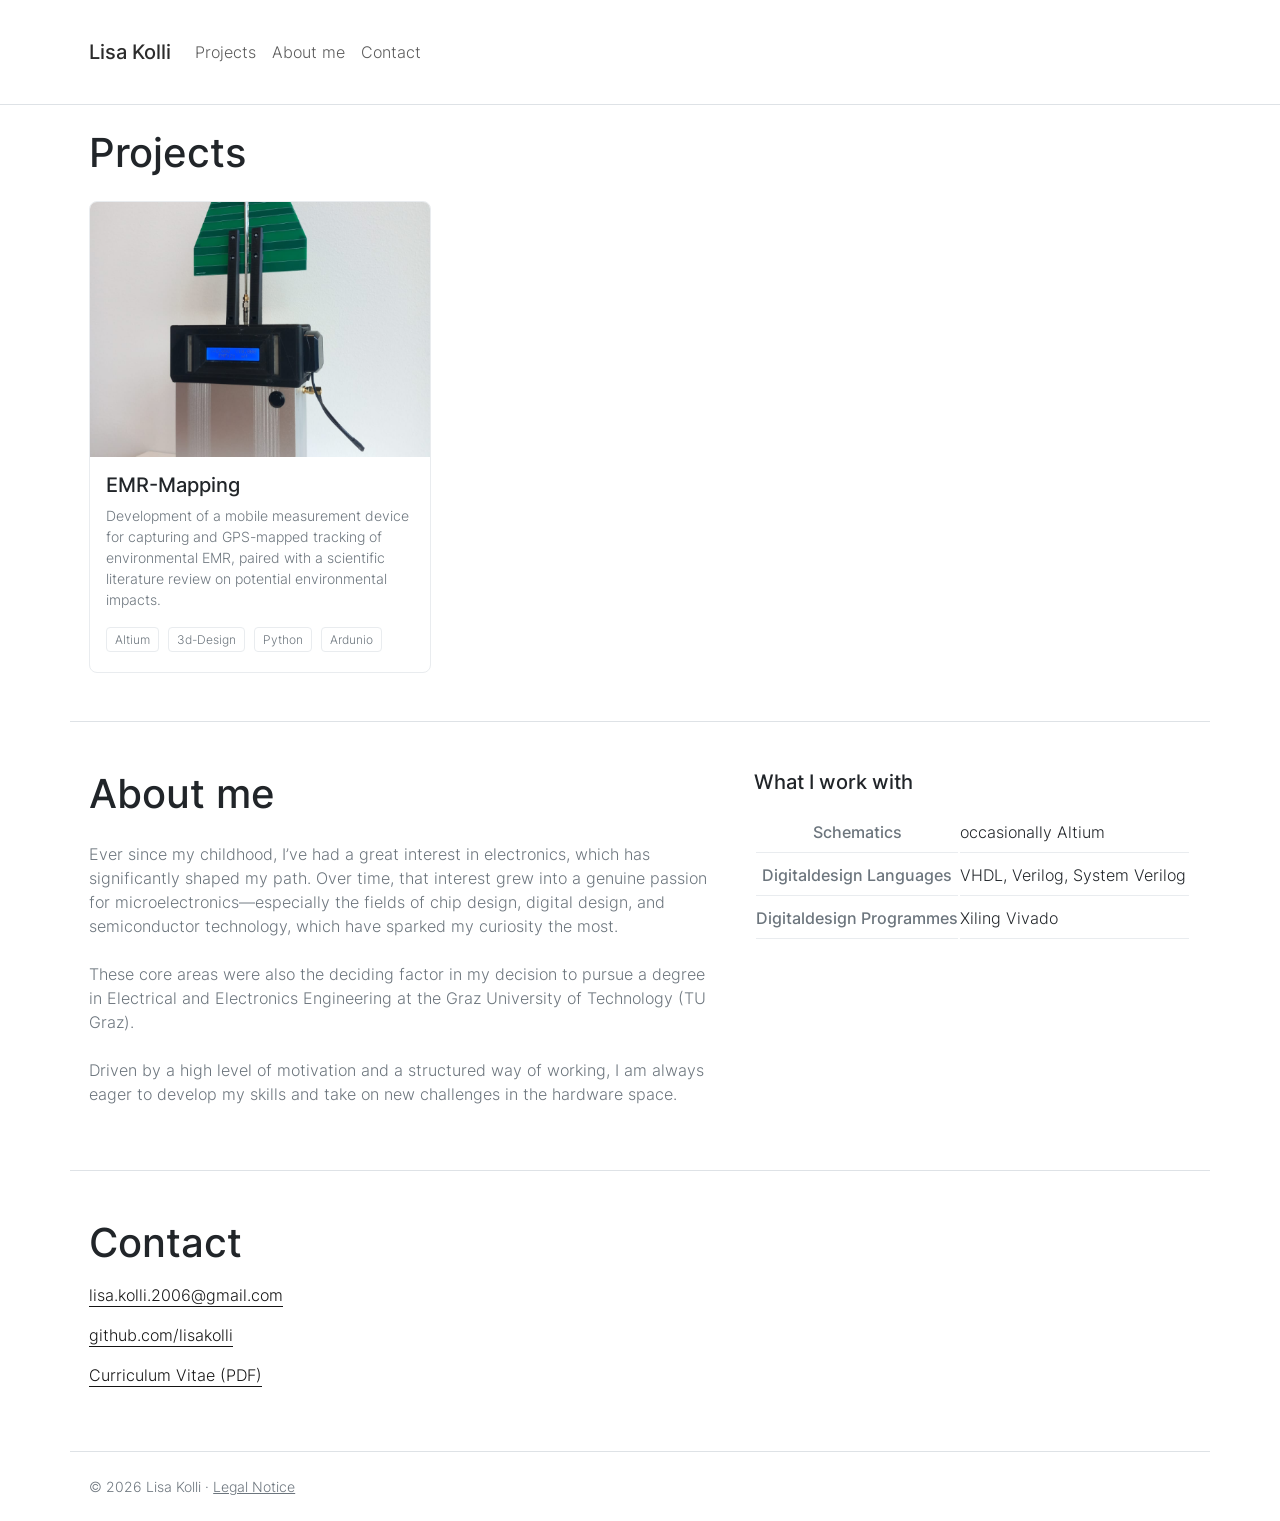
<file: index.html>
<!doctype html>
<html lang="en">
<head>
  <meta charset="utf-8">
  <meta name="viewport" content="width=device-width, initial-scale=1">

  <title>Lisa Kolli – Portfolio</title>
  <meta name="description" content="Portfolio: custom PCBs, firmware, and instrumentation engineering projects.">
  <meta name="author" content="Lisa Kolli">

  <link rel="stylesheet" href="css/theme.min.css">
  <link rel="stylesheet" href="css/custom.css">
</head>

<body>

<!-- ============================================================
     NAVIGATION
     Identical on every page. If you make changes here,
     you must also update them in project-template.html and 404.html.
     ============================================================ -->
<nav class="navbar navbar-expand-lg navbar-light fixed-top bg-white border-bottom">
  <div class="container">
    <a class="navbar-brand fw-bolder" href="index.html">Lisa Kolli</a>

    <button class="navbar-toggler" type="button" data-bs-toggle="collapse"
            data-bs-target="#menu" aria-controls="menu" aria-expanded="false"
            aria-label="Open menu">
      <span class="navbar-toggler-icon"></span>
    </button>

    <div class="collapse navbar-collapse" id="menu">
      <ul class="navbar-nav ms-auto mb-2 mb-lg-0">
        <li class="nav-item"><a class="nav-link" href="#projekte">Projects</a></li>
        <li class="nav-item"><a class="nav-link" href="#ueber">About me</a></li>
        <li class="nav-item"><a class="nav-link" href="#kontakt">Contact</a></li>
      </ul>
    </div>
  </div>
</nav>

<main>

  <!-- ============================================================
       PROJECTS
       One tile = one <div class="col-md-6 col-lg-4"> ... </div>
       To add a project: copy a complete block and replace the text.
       col-lg-4 = 3 per row. If you want 2 per row: col-lg-6.
       ============================================================ -->
  <section id="projekte" class="container py-5 border-top">
    <h2 class="h1 mb-4">Projects</h2>

    <div class="row g-4">
            <div class="col-md-6 col-lg-4">
        <article class="projekt-karte position-relative">
          <img src="img/projekte/EMR-Mapping.png" class="projekt-bild"
               alt="Top view of the battery management system PCB">
          <div class="p-3">
            <h3 class="h5 mb-2">
              <!-- stretched-link makes the entire card clickable -->
              <a href="project-EMR-Mapping.html" class="stretched-link">EMR-Mapping</a>
            </h3>
            <p class="text-muted small mb-3">
              Development of a mobile measurement device for capturing and GPS-mapped tracking of environmental EMR, paired with a scientific literature review on potential environmental impacts.
            </p>
            <span class="tag">Altium</span>
            <span class="tag">3d-Design</span>
            <span class="tag">Python</span>
            <span class="tag">Ardunio</span>
          </div>
        </article>
      </div>

    </div>
  </section>

  <!-- ============================================================
       ABOUT ME
       ============================================================ -->
  <section id="ueber" class="container py-5 border-top">
    <div class="row">
      <div class="col-lg-7">
        <h2 class="h1 mb-4">About me</h2>
        <p class="text-muted" style="max-width: 65ch;">
          Ever since my childhood, I’ve had a great interest in electronics, which has significantly shaped my path. Over time, that interest grew into a genuine passion for microelectronics—especially the fields of chip design, digital design, and semiconductor technology, which have sparked my curiosity the most.
          <br><br>
          These core areas were also the deciding factor in my decision to pursue a degree in Electrical and Electronics Engineering at the Graz University of Technology (TU Graz).
          <br><br>
          Driven by a high level of motivation and a structured way of working, I am always eager to develop my skills and take on new challenges in the hardware space.
        </p>
      </div>

      <div class="col-lg-5">
        <h3 class="h5 mb-3">What I work with</h3>
        <table class="table eckdaten mb-0">
          <tbody>
            <tr><th>Schematics </th><td> occasionally Altium</td></tr>
            <tr><th>Digitaldesign Languages </th><td>VHDL, Verilog, System Verilog</td></tr>
            <tr><th>Digitaldesign Programmes </th><td> Xiling Vivado</td></tr>
          </tbody>
        </table>
      </div>
    </div>
  </section>

  <!-- ============================================================
       CONTACT
       No form required – that would need a server. Mailto is sufficient.
       ============================================================ -->
  <section id="kontakt" class="container py-5 border-top">
    <div class="row">
      <div class="col-lg-7">
        <h2 class="h1 mb-3">Contact</h2>
        <p class="mb-1">
          <a href="mailto:lisa.kolli.2006@gmail.com" class="link-fancy">lisa.kolli.2006@gmail.com</a>
        </p>
        <p class="mb-1">
          <a href="https://github.com/lisakolli" class="link-fancy" rel="me">github.com/lisakolli</a>
        </p>
        <p>
          <a href="Files/Lebenslauf_LisaKolli_englisch.pdf" class="link-fancy">Curriculum Vitae (PDF)</a>
        </p>
      </div>
    </div>
  </section>

</main>

<footer class="container py-4 border-top">
  <p class="text-muted small mb-0">
    © 2026 Lisa Kolli ·
    <a href="impressum.html" class="link-secondary">Legal Notice</a>
  </p>
</footer>

<!-- Bootstrap JS: required for the mobile toggle menu. -->
<script src="js/bootstrap.bundle.min.js"></script>
</body>
</html>
</file>
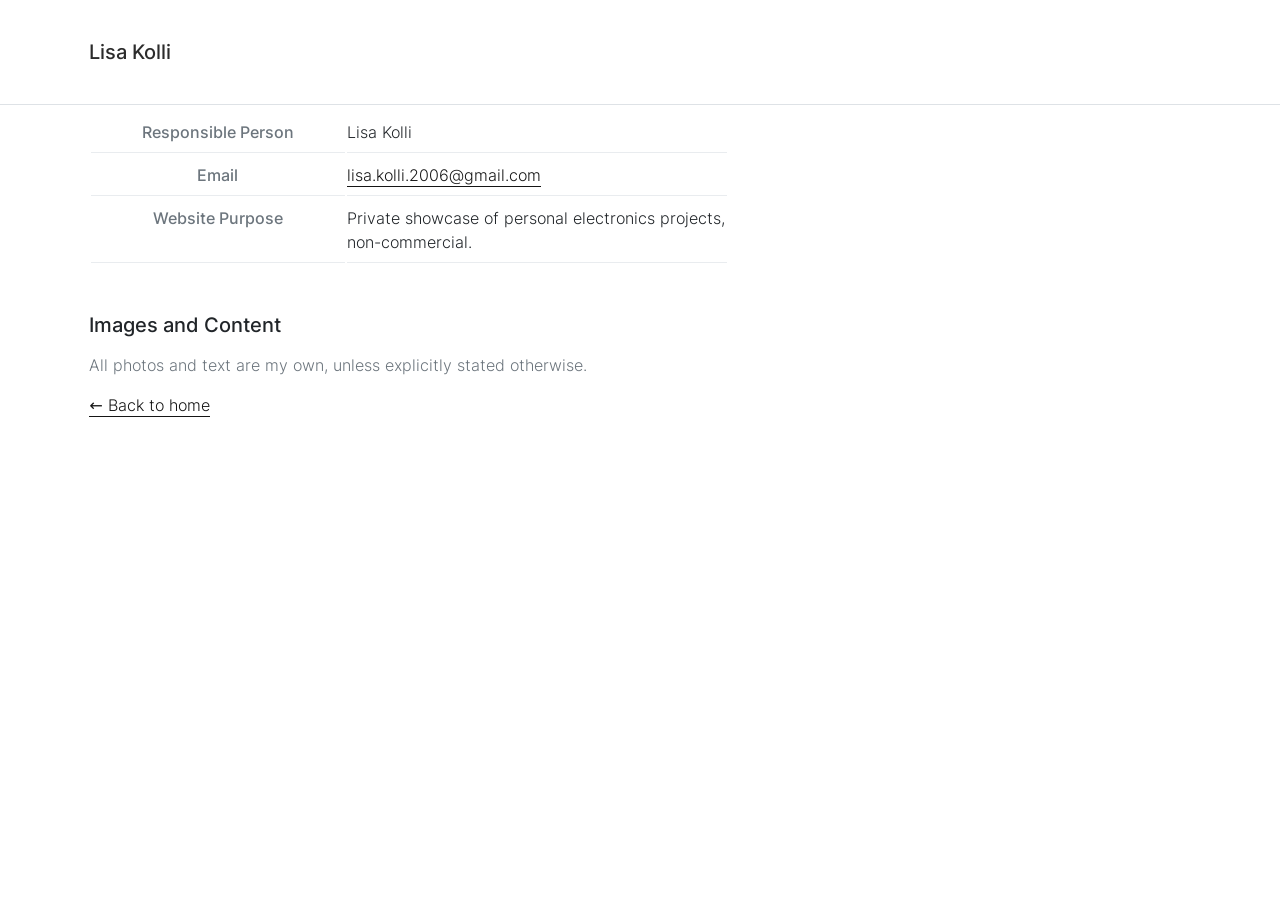
<file: impressum.html>
<!doctype html>
<html lang="en">
<head>
  <meta charset="utf-8">
  <meta name="viewport" content="width=device-width, initial-scale=1">
  <title>Legal Notice</title>
  <link rel="stylesheet" href="css/theme.min.css">
  <link rel="stylesheet" href="css/custom.css">
</head>
<body>

<nav class="navbar navbar-expand-lg navbar-light fixed-top bg-white border-bottom">
  <div class="container">
    <a class="navbar-brand fw-bolder" href="index.html">Lisa Kolli</a>
  </div>
</nav>

<main class="container py-5">
  <h1 class="h2 mb-4">Legal Notice</h1>
  <!-- FILL OUT. In Austria, disclosure requirements under § 5 ECG
       also apply to non-commercial personal websites. Minimum required: Name and contact address.
       If you are uncomfortable listing a home address, explore a
       serviceable alternative - this is a legal requirement, not a technical one. -->
  <table class="table eckdaten" style="max-width: 40rem;">
    <tbody>
      <tr><th>Responsible Person</th><td>Lisa Kolli</td></tr>
      <tr><th>Email</th><td><a href="mailto:lisa.kolli.2006@gmail.com" class="link-fancy">lisa.kolli.2006@gmail.com</a></td></tr>
      <tr><th>Website Purpose</th><td>Private showcase of personal electronics projects, non-commercial.</td></tr>
    </tbody>
  </table>

  <h2 class="h5 mt-5 mb-3">Images and Content</h2>
  <p class="text-muted" style="max-width: 62ch;">
    All photos and text are my own, unless explicitly stated otherwise.
  </p>

  <a href="index.html" class="link-fancy">← Back to home</a>
</main>

<script src="js/bootstrap.bundle.min.js"></script>
</body>
</html>
</file>
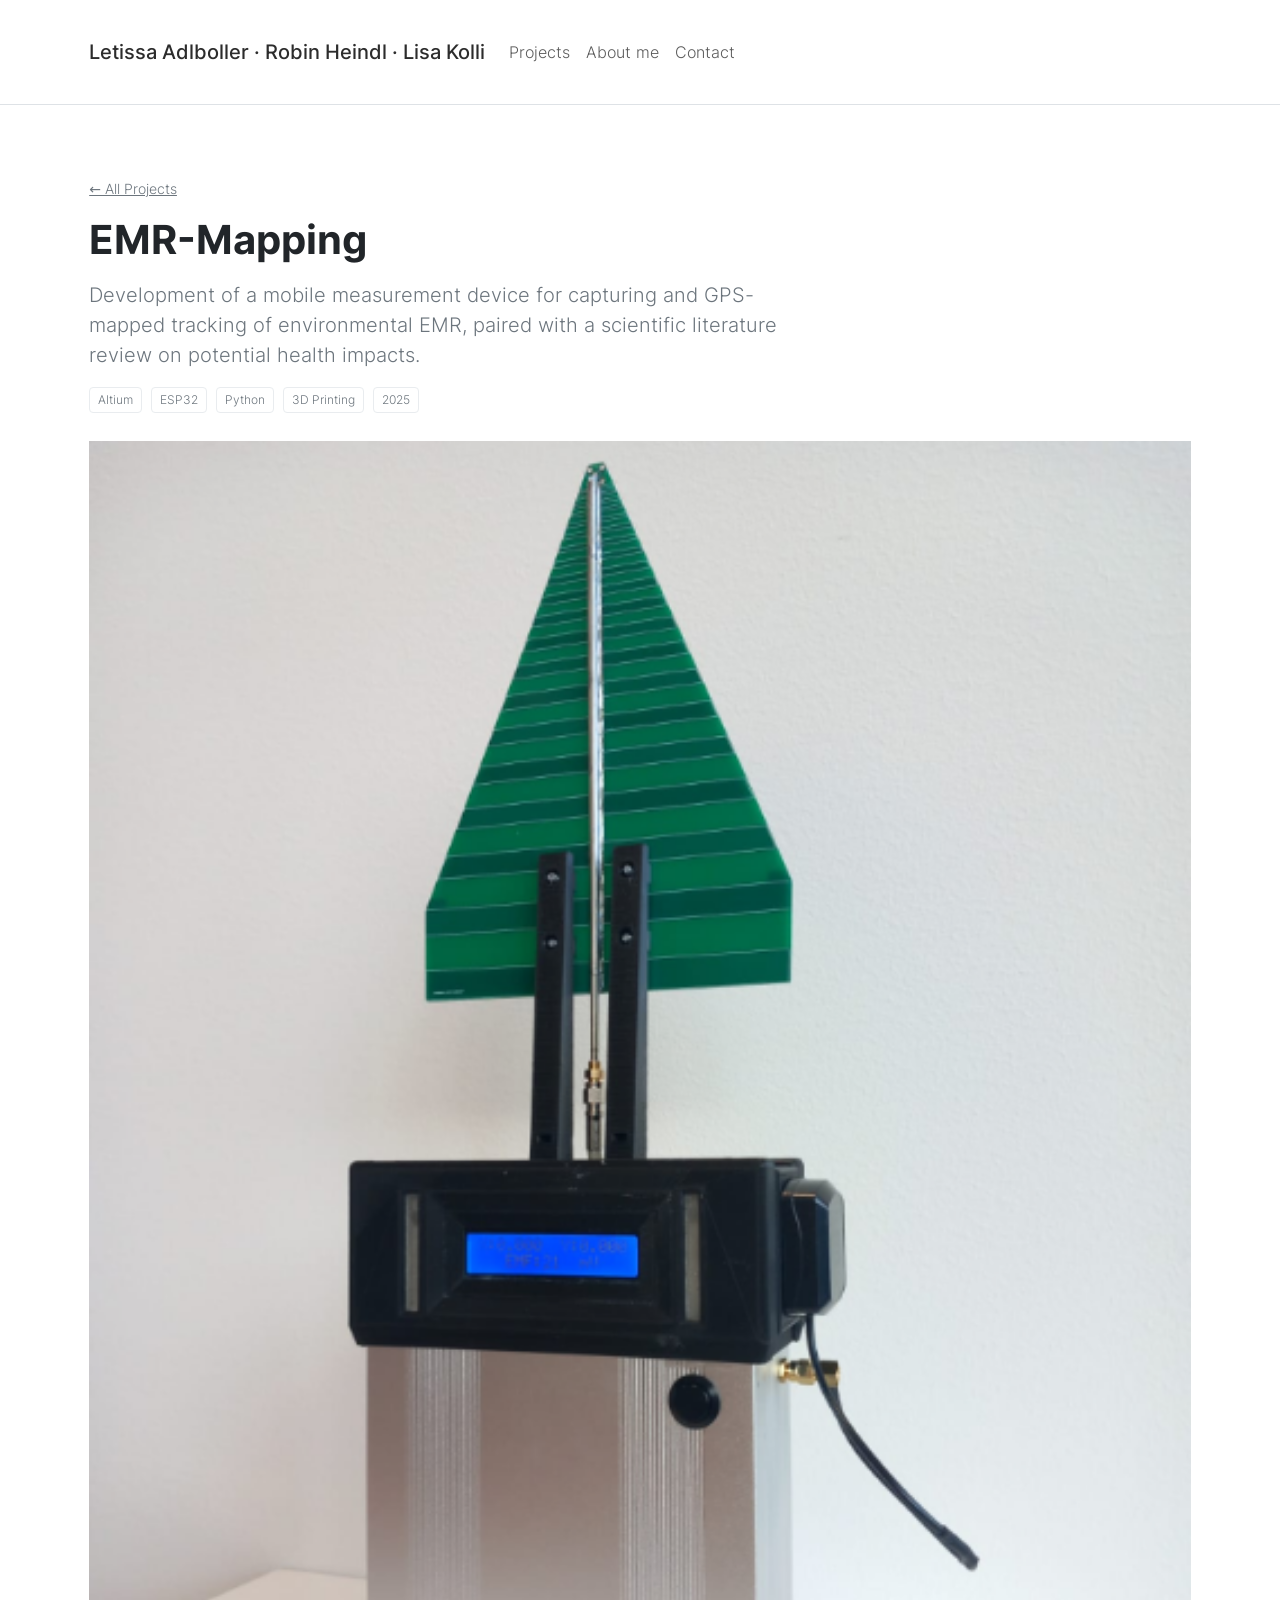
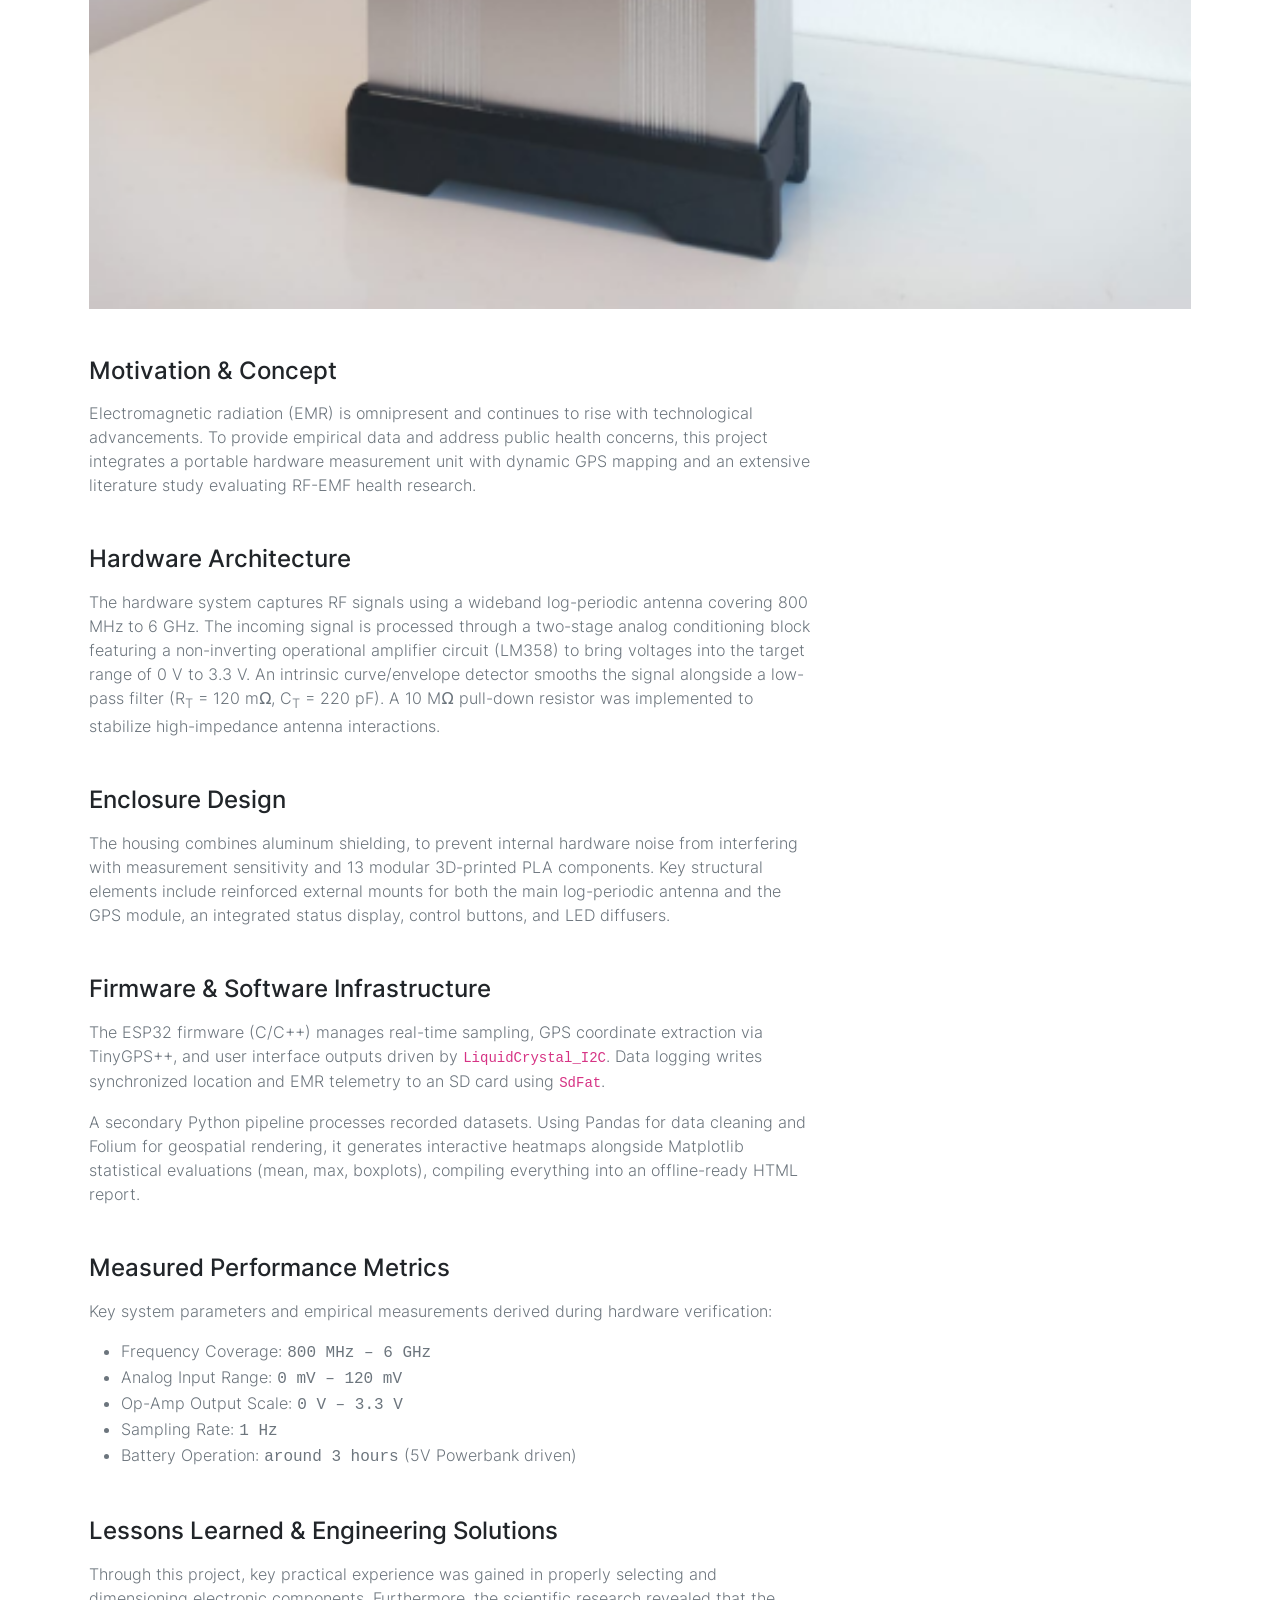
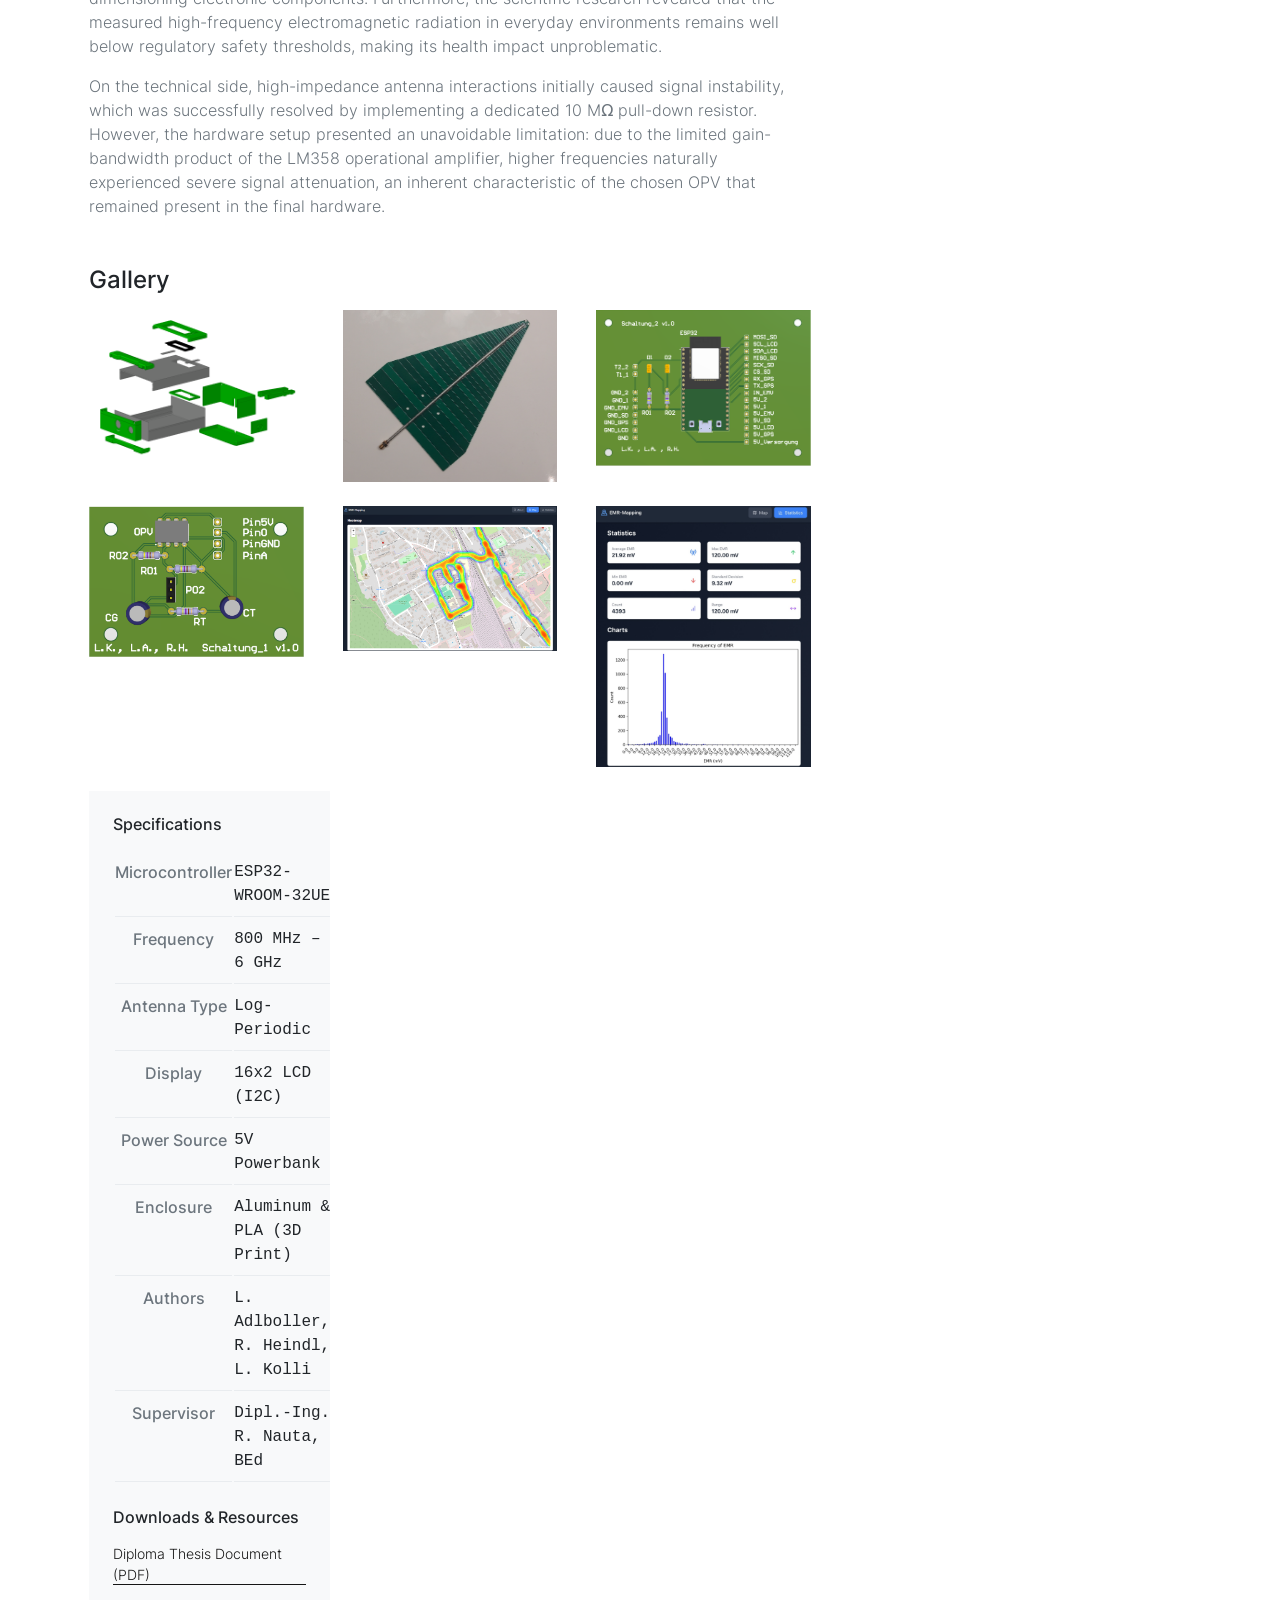
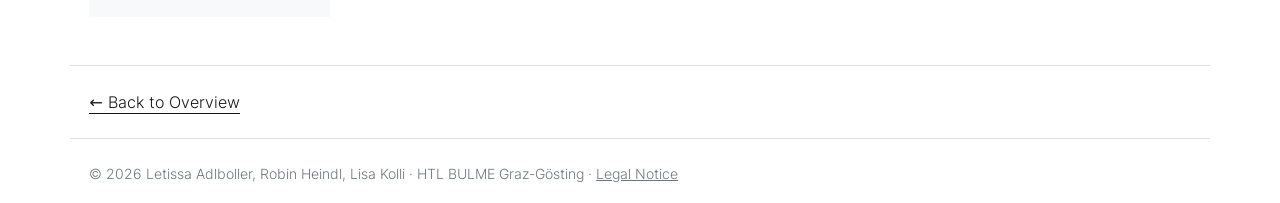
<file: project-EMR-Mapping.html>
<!doctype html>
<html lang="en">
<head>
  <meta charset="utf-8">
  <meta name="viewport" content="width=device-width, initial-scale=1">
  <title>EMR Mapping – HTL Diploma Thesis</title>
  <meta name="description" content="Mobile measurement device for capturing and GPS-mapped tracking of environmental EMR, paired with a scientific literature review.">
  <link rel="stylesheet" href="css/theme.min.css">
  <link rel="stylesheet" href="css/custom.css">
</head>

<body>

<nav class="navbar navbar-expand-lg navbar-light fixed-top bg-white border-bottom">
  <div class="container">
    <a class="navbar-brand fw-bolder" href="index.html">Letissa Adlboller · Robin Heindl · Lisa Kolli</a>
    <button class="navbar-toggler" type="button" data-bs-toggle="collapse"
            data-bs-target="#menu" aria-controls="menu" aria-expanded="false"
            aria-label="Open menu">
      <span class="navbar-toggler-icon"></span>
    </button>
    <div class="collapse navbar-collapse" id="menu">
      <ul class="navbar-nav ms-auto mb-2 mb-lg-0">
        <li class="nav-item"><a class="nav-link" href="index.html#projekte">Projects</a></li>
        <li class="nav-item"><a class="nav-link" href="index.html#ueber">About me</a></li>
        <li class="nav-item"><a class="nav-link" href="index.html#kontakt">Contact</a></li>
      </ul>
    </div>
  </div>
</nav>

<main>

  <article class="container py-5 mt-5">

    <a href="index.html#projekte" class="link-secondary small">← All Projects</a>

    <div class="row mt-3">
      <div class="col-lg-8">
        <h1 class="display-6 fw-bold mb-3">EMR-Mapping</h1>
        <p class="fs-5 text-muted" style="max-width: 62ch;">
          Development of a mobile measurement device for capturing and GPS-mapped tracking of environmental EMR, paired with a scientific literature review on potential health impacts.
        </p>
        <div class="mb-4">
          <span class="tag">Altium</span>
          <span class="tag">ESP32</span>
          <span class="tag">Python</span>
          <span class="tag">3D Printing</span>
          <span class="tag">2025</span>
        </div>
      </div>
    </div>

    <img src="img/projekte/EMR-Mapping.png"
         class="img-fluid rounded mb-5 w-100"
         alt="Finished EMR Mapping Device with Log-Periodic Antenna">

    <div class="row">

      <div class="col-lg-8 pe-lg-5">

        <h2 class="h4 mt-0 mb-3">Motivation &amp; Concept</h2>
        <p class="text-muted">
          Electromagnetic radiation (EMR) is omnipresent and continues to rise with technological advancements. 
          To provide empirical data and address public health concerns, this project integrates a portable hardware measurement unit with dynamic GPS mapping and an extensive literature study evaluating RF-EMF health research.
        </p>

        <h2 class="h4 mt-5 mb-3">Hardware Architecture</h2>
        <p class="text-muted">
          The hardware system captures RF signals using a wideband log-periodic antenna covering 800 MHz to 6 GHz. 
          The incoming signal is processed through a two-stage analog conditioning block featuring a non-inverting operational amplifier circuit (LM358) to bring voltages into the target range of 0 V to 3.3 V. 
          An intrinsic curve/envelope detector smooths the signal alongside a low-pass filter (R<sub>T</sub> = 120 m&Omega;, C<sub>T</sub> = 220 pF). A 10 M&Omega; pull-down resistor was implemented to stabilize high-impedance antenna interactions.
        </p>

        <h2 class="h4 mt-5 mb-3">Enclosure Design</h2>
        <p class="text-muted">
          The housing combines aluminum shielding, to prevent internal hardware noise from interfering with measurement sensitivity and 13 modular 3D-printed PLA components. 
          Key structural elements include reinforced external mounts for both the main log-periodic antenna and the GPS module, an integrated status display, control buttons, and LED diffusers.
        </p>

        <h2 class="h4 mt-5 mb-3">Firmware &amp; Software Infrastructure</h2>
        <p class="text-muted">
          The ESP32 firmware (C/C++) manages real-time sampling, GPS coordinate extraction via TinyGPS++, and user interface outputs driven by <code>LiquidCrystal_I2C</code>. 
          Data logging writes synchronized location and EMR telemetry to an SD card using <code>SdFat</code>.
        </p>
        <p class="text-muted">
          A secondary Python pipeline processes recorded datasets. Using Pandas for data cleaning and Folium for geospatial rendering, it generates interactive heatmaps alongside Matplotlib statistical evaluations (mean, max, boxplots), compiling everything into an offline-ready HTML report.
        </p>

        <h2 class="h4 mt-5 mb-3">Measured Performance Metrics</h2>
        <p class="text-muted">Key system parameters and empirical measurements derived during hardware verification:</p>
        <ul class="text-muted">
          <li>Frequency Coverage: <span class="wert">800 MHz – 6 GHz</span></li>
          <li>Analog Input Range: <span class="wert">0 mV – 120 mV</span></li>
          <li>Op-Amp Output Scale: <span class="wert">0 V – 3.3 V</span></li>
          <li>Sampling Rate: <span class="wert">1 Hz</span></li>
          <li>Battery Operation: <span class="wert">around 3 hours</span> (5V Powerbank driven)</li>
        </ul>

        <h2 class="h4 mt-5 mb-3">Lessons Learned &amp; Engineering Solutions</h2>
        <p class="text-muted">
          Through this project, key practical experience was gained in properly selecting and dimensioning electronic components. Furthermore, the scientific research revealed that the measured high-frequency electromagnetic radiation in everyday environments remains well below regulatory safety thresholds, making its health impact unproblematic.
        </p>
        <p class="text-muted">
          On the technical side, high-impedance antenna interactions initially caused signal instability, which was successfully resolved by implementing a dedicated 10 MΩ pull-down resistor. However, the hardware setup presented an unavoidable limitation: due to the limited gain-bandwidth product of the LM358 operational amplifier, higher frequencies naturally experienced severe signal attenuation, an inherent characteristic of the chosen OPV that remained present in the final hardware.
        </p>

        <h2 class="h4 mt-5 mb-3">Gallery</h2>
        <div class="row">
          <div class="col-6 col-md-4" style="margin-bottom: 1.5rem;">
            <img src="img/projekte/EMR-Mapping_case.png" class="img-fluid rounded w-100" alt="Case with all parts">
          </div>
          <div class="col-6 col-md-4" style="margin-bottom: 1.5rem;">
            <img src="img/projekte/EMR-Mapping_Antenna.png" class="img-fluid rounded w-100" alt="Antenna">
          </div>
          <div class="col-6 col-md-4" style="margin-bottom: 1.5rem;">
            <img src="img/projekte/EMR-Mapping_ESP_circiut.png" class="img-fluid rounded w-100" alt="ESP32 Circuit Board">
          </div>
          <div class="col-6 col-md-4" style="margin-bottom: 1.5rem;">
            <img src="img/projekte/EMR-Mapping_Filter-Circiut.png" class="img-fluid rounded w-100" alt="Filter Circuit Board">
          </div>
          <div class="col-6 col-md-4" style="margin-bottom: 1.5rem;">
            <img src="img/projekte/EMR-Mapping_Heatmap.png" class="img-fluid rounded w-100" alt="Geospatial EMR Heatmap">
          </div>
          <div class="col-6 col-md-4" style="margin-bottom: 1.5rem;">
            <img src="img/projekte/EMR-Mapping_Statistics.png" class="img-fluid rounded w-100" alt="Statistical Data Evaluation">
          </div>
        </div>

      <aside class="col-lg-4 mt-5 mt-lg-0">
        <div class="p-4 bg-gray-100 rounded">

          <h2 class="h6 mb-3">Specifications</h2>
          <table class="table eckdaten mb-4">
            <tbody>
              <tr><th>Microcontroller</th><td class="wert">ESP32-WROOM-32UE</td></tr>
              <tr><th>Frequency</th><td class="wert">800 MHz – 6 GHz</td></tr>
              <tr><th>Antenna Type</th><td class="wert">Log-Periodic</td></tr>
              <tr><th>Display</th><td class="wert">16x2 LCD (I2C)</td></tr>
              <tr><th>Power Source</th><td class="wert">5V Powerbank</td></tr>
              <tr><th>Enclosure</th><td class="wert">Aluminum &amp; PLA (3D Print)</td></tr>
              <tr><th>Authors</th><td class="wert">L. Adlboller, R. Heindl, L. Kolli</td></tr>
              <tr><th>Supervisor</th><td class="wert">Dipl.-Ing. R. Nauta, BEd</td></tr>
            </tbody>
          </table>

          <h2 class="h6 mb-3">Downloads &amp; Resources</h2>
          <ul class="list-unstyled small mb-0">
            <li class="mb-2"><a href="Files/diplomarbeit.pdf" class="link-fancy">Diploma Thesis Document (PDF)</a></li>
          </ul>

        </div>
      </aside>

    </div>
  </article>

  <div class="container py-4 border-top">
    <a href="index.html#projekte" class="link-fancy">← Back to Overview</a>
  </div>

</main>

<footer class="container py-4 border-top">
  <p class="text-muted small mb-0">
    © 2026 Letissa Adlboller, Robin Heindl, Lisa Kolli · HTL BULME Graz-Gösting · 
    <a href="impressum.html" class="link-secondary">Legal Notice</a>
  </p>
</footer>

<script src="js/bootstrap.bundle.min.js"></script>
</body>
</html>
</file>
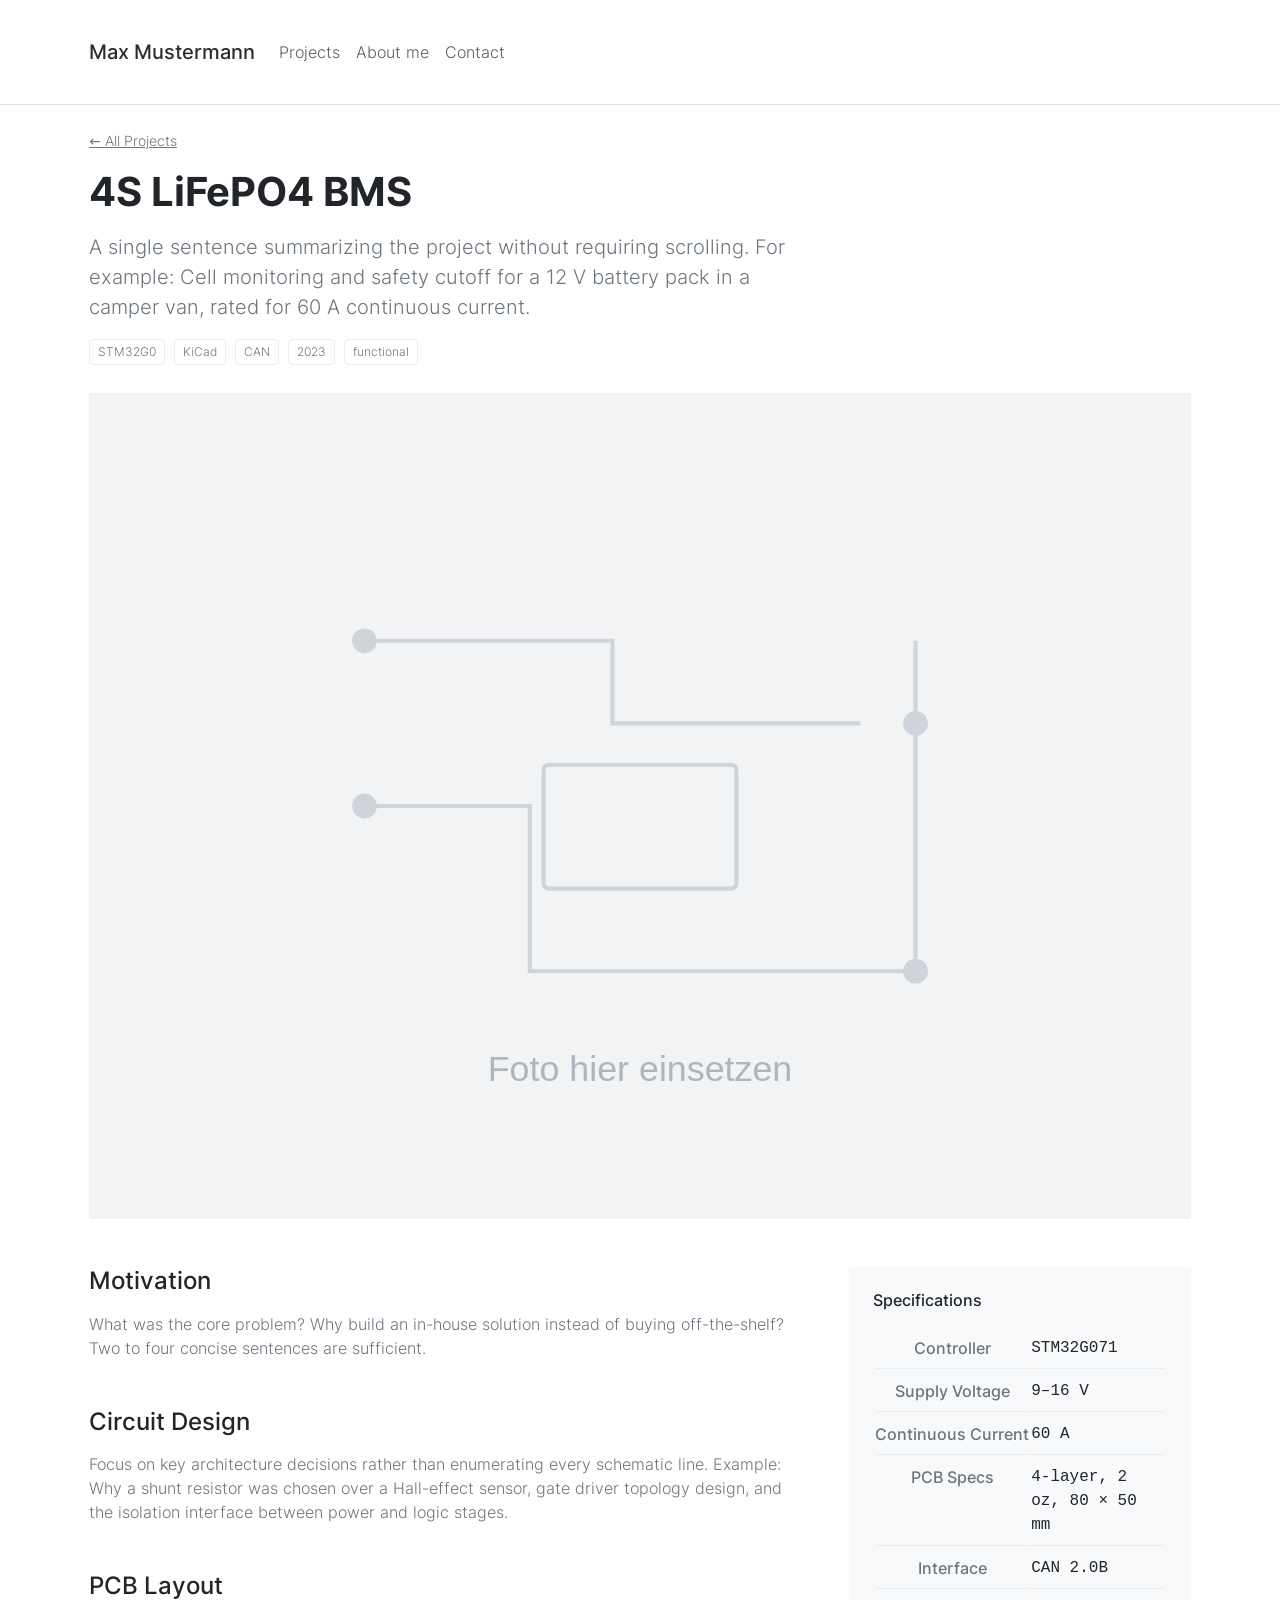
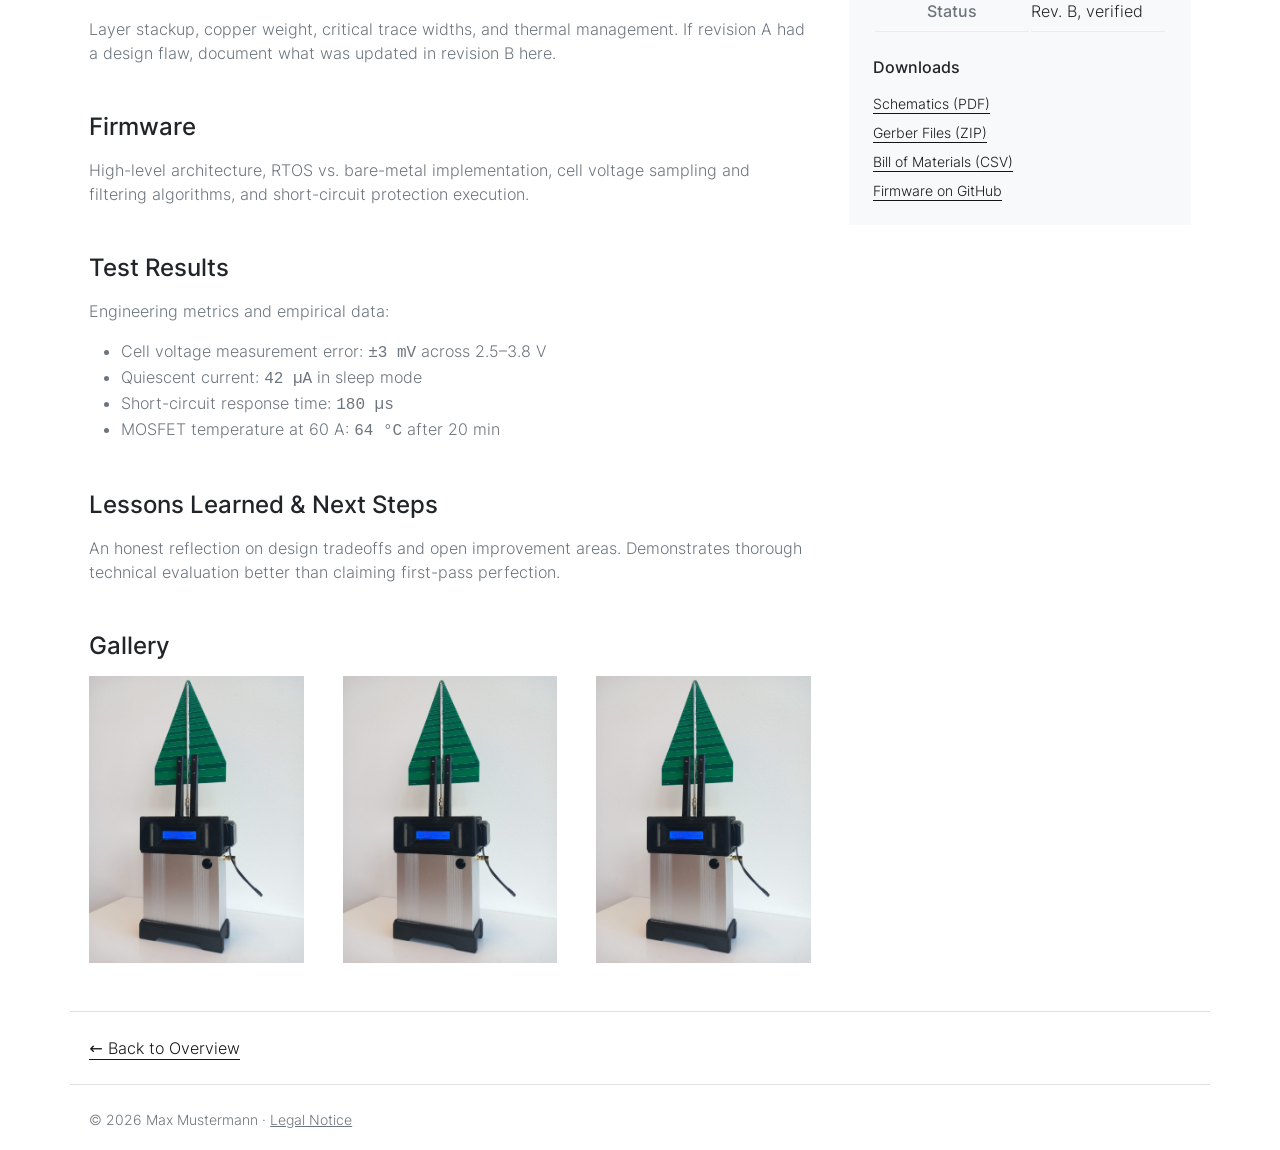
<file: projekt-Template.html>
<!doctype html>
<html lang="en">
<head>
  <meta charset="utf-8">
  <meta name="viewport" content="width=device-width, initial-scale=1">

  <title>4S LiFePO4 BMS – Max Mustermann</title>
  <meta name="description" content="Battery Management System with STM32G0, passive balancing, and CAN connectivity.">

  <link rel="stylesheet" href="css/theme.min.css">
  <link rel="stylesheet" href="css/custom.css">
</head>

<body>

<nav class="navbar navbar-expand-lg navbar-light fixed-top bg-white border-bottom">
  <div class="container">
    <a class="navbar-brand fw-bolder" href="index.html">Max Mustermann</a>
    <button class="navbar-toggler" type="button" data-bs-toggle="collapse"
            data-bs-target="#menu" aria-controls="menu" aria-expanded="false"
            aria-label="Open menu">
      <span class="navbar-toggler-icon"></span>
    </button>
    <div class="collapse navbar-collapse" id="menu">
      <ul class="navbar-nav ms-auto mb-2 mb-lg-0">
        <li class="nav-item"><a class="nav-link" href="index.html#projekte">Projects</a></li>
        <li class="nav-item"><a class="nav-link" href="index.html#ueber">About me</a></li>
        <li class="nav-item"><a class="nav-link" href="index.html#kontakt">Contact</a></li>
      </ul>
    </div>
  </div>
</nav>

<main>

  <!-- ============================================================
       PROJECT HEADER
       ============================================================ -->
  <article class="container py-5">

    <a href="index.html#projekte" class="link-secondary small">← All Projects</a>

    <div class="row mt-3">
      <div class="col-lg-8">
        <h1 class="display-6 fw-bold mb-3">4S LiFePO4 BMS</h1>
        <p class="fs-5 text-muted" style="max-width: 62ch;">
          A single sentence summarizing the project without requiring scrolling.
          For example: Cell monitoring and safety cutoff for a 12 V battery pack
          in a camper van, rated for 60 A continuous current.
        </p>
        <div class="mb-4">
          <span class="tag">STM32G0</span>
          <span class="tag">KiCad</span>
          <span class="tag">CAN</span>
          <span class="tag">2023</span>
          <span class="tag">functional</span>
        </div>
      </div>
    </div>

    <!-- Main hero image. Preferably the best photo of the assembled PCB. -->
    <img src="img/projekte/platzhalter.svg"
         class="img-fluid rounded mb-5 w-100"
         alt="Assembled BMS PCB, top view showing shunt resistor and terminals">

    <div class="row">

      <!-- ---------- Left Column: Detailed Description ---------- -->
      <div class="col-lg-8 pe-lg-5">

        <h2 class="h4 mt-0 mb-3">Motivation</h2>
        <p class="text-muted">
          What was the core problem? Why build an in-house solution instead of buying off-the-shelf?
          Two to four concise sentences are sufficient.
        </p>

        <h2 class="h4 mt-5 mb-3">Circuit Design</h2>
        <p class="text-muted">
          Focus on key architecture decisions rather than enumerating every schematic line.
          Example: Why a shunt resistor was chosen over a Hall-effect sensor, gate driver
          topology design, and the isolation interface between power and logic stages.
        </p>

        <h2 class="h4 mt-5 mb-3">PCB Layout</h2>
        <p class="text-muted">
          Layer stackup, copper weight, critical trace widths, and thermal management.
          If revision A had a design flaw, document what was updated in revision B here.
        </p>

        <h2 class="h4 mt-5 mb-3">Firmware</h2>
        <p class="text-muted">
          High-level architecture, RTOS vs. bare-metal implementation, cell voltage sampling
          and filtering algorithms, and short-circuit protection execution.
        </p>

        <h2 class="h4 mt-5 mb-3">Test Results</h2>
        <p class="text-muted">
          Engineering metrics and empirical data:
        </p>
        <ul class="text-muted">
          <li>Cell voltage measurement error: <span class="wert">±3 mV</span> across 2.5–3.8 V</li>
          <li>Quiescent current: <span class="wert">42 µA</span> in sleep mode</li>
          <li>Short-circuit response time: <span class="wert">180 µs</span></li>
          <li>MOSFET temperature at 60 A: <span class="wert">64 °C</span> after 20 min</li>
        </ul>

        <h2 class="h4 mt-5 mb-3">Lessons Learned &amp; Next Steps</h2>
        <p class="text-muted">
          An honest reflection on design tradeoffs and open improvement areas. Demonstrates
          thorough technical evaluation better than claiming first-pass perfection.
        </p>

        <!-- Image Gallery: 3 side-by-side images on desktop, stacked on mobile -->
        <h2 class="h4 mt-5 mb-3">Gallery</h2>
        <div class="row g-3">
          <div class="col-6 col-md-4">
            <img src="img\projekte/EMR-Mapping.png" class="img-fluid rounded"
                 alt="Bare printed circuit board">
          </div>
          <div class="col-6 col-md-4">
            <img src="img\projekte/EMR-Mapping.png" class="img-fluid rounded"
                 alt="Oscilloscope capture of short-circuit cutoff delay">
          </div>
          <div class="col-6 col-md-4">
            <img src="img\projekte/EMR-Mapping.png" class="img-fluid rounded"
                 alt="BMS installed inside enclosure">
          </div>
        </div>
      </div>

      <!-- ---------- Right Column: Key Specifications & Downloads ---------- -->
      <aside class="col-lg-4 mt-5 mt-lg-0">
        <div class="p-4 bg-gray-100 rounded">

          <h2 class="h6 mb-3">Specifications</h2>
          <table class="table eckdaten mb-4">
            <tbody>
              <tr><th>Controller</th><td class="wert">STM32G071</td></tr>
              <tr><th>Supply Voltage</th><td class="wert">9–16 V</td></tr>
              <tr><th>Continuous Current</th><td class="wert">60 A</td></tr>
              <tr><th>PCB Specs</th><td class="wert">4-layer, 2 oz, 80 × 50 mm</td></tr>
              <tr><th>Interface</th><td class="wert">CAN 2.0B</td></tr>
              <tr><th>Status</th><td>Rev. B, verified</td></tr>
            </tbody>
          </table>

          <h2 class="h6 mb-3">Downloads</h2>
          <ul class="list-unstyled small mb-0">
            <li class="mb-2"><a href="Files/bms-schaltplan.pdf" class="link-fancy">Schematics (PDF)</a></li>
            <li class="mb-2"><a href="Files/bms-gerber.zip" class="link-fancy">Gerber Files (ZIP)</a></li>
            <li class="mb-2"><a href="Files/bms-bom.csv" class="link-fancy">Bill of Materials (CSV)</a></li>
            <li><a href="https://github.com/dein-name/bms" class="link-fancy">Firmware on GitHub</a></li>
          </ul>

        </div>
      </aside>

    </div>
  </article>

  <!-- Navigation back to overview -->
  <div class="container py-4 border-top">
    <a href="index.html#projekte" class="link-fancy">← Back to Overview</a>
  </div>

</main>

<footer class="container py-4 border-top">
  <p class="text-muted small mb-0">
    © 2026 Max Mustermann ·
    <a href="impressum.html" class="link-secondary">Legal Notice</a>
  </p>
</footer>

<script src="js/bootstrap.bundle.min.js"></script>
</body>
</html>
</file>
<file: css/custom.css>
/* ============================================================
   custom.css – deine eigenen Anpassungen.
   theme.min.css NIE anfassen. Alles was du ändern willst,
   kommt hier rein (wird nach dem Theme geladen und gewinnt).
   ============================================================ */

/* --- 1. Farben an einer Stelle ------------------------------
   Willst du z.B. grüne Akzente statt schwarz? Nur hier ändern. */
:root {
  --akzent: #151515;        /* Hauptfarbe, Buttons, Links */
  --akzent-hell: #6c757d;   /* Hover, Nebentext */
  --linie: #e9ecef;         /* Rahmen und Trennlinien */
}

/* --- 2. Schrift --------------------------------------------- */
@font-face {
  font-family: 'Inter'; font-style: normal; font-weight: 300; font-display: swap;
  src: url('../fonts/inter-v12-latin-300.woff2') format('woff2'),
       url('../fonts/inter-v12-latin-300.woff') format('woff');
}
@font-face {
  font-family: 'Inter'; font-style: normal; font-weight: 500; font-display: swap;
  src: url('../fonts/inter-v12-latin-500.woff2') format('woff2'),
       url('../fonts/inter-v12-latin-500.woff') format('woff');
}
@font-face {
  font-family: 'Inter'; font-style: normal; font-weight: 700; font-display: swap;
  src: url('../fonts/inter-v12-latin-700.woff2') format('woff2'),
       url('../fonts/inter-v12-latin-700.woff') format('woff');
}

/* --- 3. Projektkacheln --------------------------------------
   .projekt-bild sorgt dafür, dass alle Bilder gleich hoch sind,
   egal welches Seitenverhältnis dein Foto hat. */
.projekt-bild {
  aspect-ratio: 4 / 3;
  object-fit: cover;
  width: 100%;
  background: #f1f3f5;
}

.projekt-karte {
  border: 1px solid var(--linie);
  border-radius: .5rem;
  overflow: hidden;
  height: 100%;
  background: #fff;
  transition: border-color .15s ease;
}
.projekt-karte:hover { border-color: #adb5bd; }

/* Der ganze Kachel-Bereich ist klickbar (dank .stretched-link im HTML),
   trotzdem soll der Titel nicht blau unterstrichen werden. */
.projekt-karte a { text-decoration: none; color: inherit; }

/* --- 4. Tags (z.B. "STM32", "KiCad", "4-Layer") -------------- */
.tag {
  display: inline-block;
  font-size: .75rem;
  line-height: 1;
  padding: .35rem .5rem;
  border: 1px solid var(--linie);
  border-radius: .25rem;
  color: var(--akzent-hell);
  margin: 0 .25rem .25rem 0;
  white-space: nowrap;
}

/* --- 5. Eckdaten-Tabelle auf der Projektseite ---------------- */
.eckdaten th {
  width: 40%;
  font-weight: 500;
  color: var(--akzent-hell);
  white-space: nowrap;
}
.eckdaten td, .eckdaten th {
  padding: .5rem 0;
  border-bottom: 1px solid var(--linie);
  vertical-align: top;
}

/* Monospace für Messwerte, Pinbelegungen, Bauteilnummern */
.wert { font-family: ui-monospace, "SF Mono", Menlo, Consolas, monospace; }

/* --- 6. Abstand unter der fixen Navbar ----------------------- */
main { padding-top: 5rem; }

/* --- 7. Barrierefreiheit: Fokus sichtbar lassen -------------- */
a:focus-visible, button:focus-visible {
  outline: 2px solid var(--akzent);
  outline-offset: 2px;
}
</file>
<file: css/theme.min.css>
/*!
   * Bootstrap  v5.2.2 (https://getbootstrap.com/)
   * Copyright 2011-2022 The Bootstrap Authors
   * Copyright 2011-2022 Twitter, Inc.
   * Licensed under MIT (https://github.com/twbs/bootstrap/blob/main/LICENSE)
   */:root{--bs-blue:#1717e5;--bs-indigo:#6610f2;--bs-purple:#6f42c1;--bs-pink:#d63384;--bs-red:#dc3545;--bs-orange:#fd7e14;--bs-yellow:#ffc107;--bs-green:#198754;--bs-teal:#20c997;--bs-cyan:#0dcaf0;--bs-white:#fff;--bs-gray:#6c757d;--bs-gray-dark:#343a40;--bs-gray-100:#f8f9fa;--bs-gray-200:#e9ecef;--bs-gray-300:#dee2e6;--bs-gray-400:#ced4da;--bs-gray-500:#adb5bd;--bs-gray-600:#6c757d;--bs-gray-700:#495057;--bs-gray-800:#343a40;--bs-gray-900:#212529;--bs-primary:#151515;--bs-secondary:#6c757d;--bs-success:#198754;--bs-info:#0dcaf0;--bs-warning:#fd7e14;--bs-danger:#dc3545;--bs-light:#f8f9fa;--bs-dark:#343a40;--bs-primary-rgb:21,21,21;--bs-secondary-rgb:108,117,125;--bs-success-rgb:25,135,84;--bs-info-rgb:13,202,240;--bs-warning-rgb:253,126,20;--bs-danger-rgb:220,53,69;--bs-light-rgb:248,249,250;--bs-dark-rgb:52,58,64;--bs-white-rgb:255,255,255;--bs-black-rgb:21,21,21;--bs-body-color-rgb:33,37,41;--bs-body-bg-rgb:255,255,255;--bs-font-sans-serif:"Inter",system-ui,-apple-system,"Segoe UI",Roboto,"Helvetica Neue",Arial,"Noto Sans",sans-serif,"Apple Color Emoji","Segoe UI Emoji","Segoe UI Symbol","Noto Color Emoji";--bs-font-monospace:SFMono-Regular,Menlo,Monaco,Consolas,"Liberation Mono","Courier New",monospace;--bs-gradient:linear-gradient(180deg, rgba(255, 255, 255, 0.15), rgba(255, 255, 255, 0));--bs-body-font-family:var(--bs-font-sans-serif);--bs-body-font-size:1rem;--bs-body-font-weight:300;--bs-body-line-height:1.5;--bs-body-color:#212529;--bs-body-bg:#fff;--bs-border-width:1px;--bs-border-style:solid;--bs-border-color:#dee2e6;--bs-border-color-translucent:rgba(21, 21, 21, 0.175);--bs-border-radius:0px;--bs-border-radius-sm:0.25rem;--bs-border-radius-lg:0.5rem;--bs-border-radius-xl:1rem;--bs-border-radius-2xl:2rem;--bs-border-radius-pill:50rem;--bs-link-color:#151515;--bs-link-hover-color:#111111;--bs-code-color:#d63384;--bs-highlight-bg:#fff3cd}*,::after,::before{box-sizing:border-box}@media (prefers-reduced-motion:no-preference){:root{scroll-behavior:smooth}}body{margin:0;font-family:var(--bs-body-font-family);font-size:var(--bs-body-font-size);font-weight:var(--bs-body-font-weight);line-height:var(--bs-body-line-height);color:var(--bs-body-color);text-align:var(--bs-body-text-align);background-color:var(--bs-body-bg);-webkit-text-size-adjust:100%;-webkit-tap-highlight-color:rgba(21,21,21,0)}hr{margin:1rem 0;color:inherit;border:0;border-top:1px solid;opacity:.25}.h1,.h2,.h3,.h4,.h5,.h6,h1,h2,h3,h4,h5,h6{margin-top:0;margin-bottom:.5rem;font-weight:500;line-height:1.2}.h1,h1{font-size:calc(1.375rem + 1.5vw)}@media (min-width:1200px){.h1,h1{font-size:2.5rem}}.h2,h2{font-size:calc(1.325rem + .9vw)}@media (min-width:1200px){.h2,h2{font-size:2rem}}.h3,h3{font-size:calc(1.3rem + .6vw)}@media (min-width:1200px){.h3,h3{font-size:1.75rem}}.h4,h4{font-size:calc(1.275rem + .3vw)}@media (min-width:1200px){.h4,h4{font-size:1.5rem}}.h5,h5{font-size:1.25rem}.h6,h6{font-size:1rem}p{margin-top:0;margin-bottom:1rem}abbr[title]{text-decoration:underline dotted;cursor:help;text-decoration-skip-ink:none}address{margin-bottom:1rem;font-style:normal;line-height:inherit}ul{padding-left:2rem}ul{margin-top:0;margin-bottom:1rem}ul ul{margin-bottom:0}blockquote{margin:0 0 1rem}b,strong{font-weight:bolder}.small,small{font-size:.875em}.mark,mark{padding:.1875em;background-color:var(--bs-highlight-bg)}a{color:var(--bs-link-color);text-decoration:underline}a:hover{color:var(--bs-link-hover-color)}a:not([href]):not([class]),a:not([href]):not([class]):hover{color:inherit;text-decoration:none}code{font-family:var(--bs-font-monospace);font-size:1em}code{font-size:.875em;color:var(--bs-code-color);word-wrap:break-word}a>code{color:inherit}figure{margin:0 0 1rem}img,svg{vertical-align:middle}label{display:inline-block}button{border-radius:0}button:focus:not(:focus-visible){outline:0}button,input{margin:0;font-family:inherit;font-size:inherit;line-height:inherit}button{text-transform:none}[type=button],[type=submit],button{-webkit-appearance:button}[type=button]:not(:disabled),[type=submit]:not(:disabled),button:not(:disabled){cursor:pointer}::-moz-focus-inner{padding:0;border-style:none}::-webkit-datetime-edit-day-field,::-webkit-datetime-edit-fields-wrapper,::-webkit-datetime-edit-hour-field,::-webkit-datetime-edit-minute,::-webkit-datetime-edit-month-field,::-webkit-datetime-edit-text,::-webkit-datetime-edit-year-field{padding:0}::-webkit-inner-spin-button{height:auto}::-webkit-search-decoration{-webkit-appearance:none}::-webkit-color-swatch-wrapper{padding:0}::file-selector-button{font:inherit;-webkit-appearance:button}[hidden]{display:none!important}.lead{font-size:calc(1.258rem + .096vw);font-weight:300}@media (min-width:1200px){.lead{font-size:1.33rem}}.display-1{font-size:calc(1.625rem + 4.5vw);font-weight:300;line-height:1.2}@media (min-width:1200px){.display-1{font-size:5rem}}.display-2{font-size:calc(1.575rem + 3.9vw);font-weight:300;line-height:1.2}@media (min-width:1200px){.display-2{font-size:4.5rem}}.display-3{font-size:calc(1.525rem + 3.3vw);font-weight:300;line-height:1.2}@media (min-width:1200px){.display-3{font-size:4rem}}.display-4{font-size:calc(1.475rem + 2.7vw);font-weight:300;line-height:1.2}@media (min-width:1200px){.display-4{font-size:3.5rem}}.display-5{font-size:calc(1.425rem + 2.1vw);font-weight:300;line-height:1.2}@media (min-width:1200px){.display-5{font-size:3rem}}.display-6{font-size:calc(1.375rem + 1.5vw);font-weight:300;line-height:1.2}@media (min-width:1200px){.display-6{font-size:2.5rem}}.list-unstyled{padding-left:0;list-style:none}.blockquote{margin-bottom:1rem;font-size:1.25rem}.blockquote>:last-child{margin-bottom:0}.blockquote-footer{margin-top:-1rem;margin-bottom:1rem;font-size:.875em;color:#6c757d}.blockquote-footer::before{content:"\2014\00A0"}.img-fluid{max-width:100%;height:auto}.figure{display:inline-block}.container,.container-fluid{--bs-gutter-x:3vw;--bs-gutter-y:0;width:100%;padding-right:calc(var(--bs-gutter-x) * .5);padding-left:calc(var(--bs-gutter-x) * .5);margin-right:auto;margin-left:auto}@media (min-width:576px){.container{max-width:540px}}@media (min-width:768px){.container{max-width:720px}}@media (min-width:992px){.container{max-width:960px}}@media (min-width:1200px){.container{max-width:1140px}}@media (min-width:1680px){.container{max-width:1600px}}.row{--bs-gutter-x:3vw;--bs-gutter-y:0;display:flex;flex-wrap:wrap;margin-top:calc(-1 * var(--bs-gutter-y));margin-right:calc(-.5 * var(--bs-gutter-x));margin-left:calc(-.5 * var(--bs-gutter-x))}.row>*{flex-shrink:0;width:100%;max-width:100%;padding-right:calc(var(--bs-gutter-x) * .5);padding-left:calc(var(--bs-gutter-x) * .5);margin-top:var(--bs-gutter-y)}.col{flex:1 0 0%}.row-cols-1>*{flex:0 0 auto;width:100%}.col-auto{flex:0 0 auto;width:auto}.col-4{flex:0 0 auto;width:33.33333%}.col-5{flex:0 0 auto;width:41.66667%}.col-6{flex:0 0 auto;width:50%}.col-7{flex:0 0 auto;width:58.33333%}.col-10{flex:0 0 auto;width:83.33333%}.col-12{flex:0 0 auto;width:100%}.g-0,.gx-0{--bs-gutter-x:0}.g-0{--bs-gutter-y:0}.gx-3{--bs-gutter-x:1rem}.gx-4{--bs-gutter-x:1.5rem}.g-5,.gx-5{--bs-gutter-x:3rem}.g-5{--bs-gutter-y:3rem}@media (min-width:768px){.col-md{flex:1 0 0%}.row-cols-md-2>*{flex:0 0 auto;width:50%}.col-md-auto{flex:0 0 auto;width:auto}.col-md-2{flex:0 0 auto;width:16.66667%}.col-md-3{flex:0 0 auto;width:25%}.col-md-4{flex:0 0 auto;width:33.33333%}.col-md-5{flex:0 0 auto;width:41.66667%}.col-md-6{flex:0 0 auto;width:50%}.col-md-7{flex:0 0 auto;width:58.33333%}.col-md-9{flex:0 0 auto;width:75%}.col-md-11{flex:0 0 auto;width:91.66667%}.offset-md-1{margin-left:8.33333%}}@media (min-width:992px){.col-lg-3{flex:0 0 auto;width:25%}.col-lg-4{flex:0 0 auto;width:33.33333%}.col-lg-5{flex:0 0 auto;width:41.66667%}.col-lg-6{flex:0 0 auto;width:50%}.col-lg-7{flex:0 0 auto;width:58.33333%}.col-lg-8{flex:0 0 auto;width:66.66667%}.col-lg-10{flex:0 0 auto;width:83.33333%}.col-lg-11{flex:0 0 auto;width:91.66667%}.col-lg-12{flex:0 0 auto;width:100%}.offset-lg-1{margin-left:8.33333%}}@media (min-width:1200px){.col-xl-3{flex:0 0 auto;width:25%}.col-xl-4{flex:0 0 auto;width:33.33333%}.col-xl-6{flex:0 0 auto;width:50%}.col-xl-8{flex:0 0 auto;width:66.66667%}.col-xl-10{flex:0 0 auto;width:83.33333%}.offset-xl-2{margin-left:16.66667%}}.form-label{margin-bottom:.5rem}.form-text{margin-top:.25rem;font-size:.875em;color:#6c757d}.form-control{display:block;width:100%;padding:.375rem .75rem;font-size:1rem;font-weight:300;line-height:1.5;color:#212529;background-color:#fff;background-clip:padding-box;border:1px solid #ced4da;appearance:none;border-radius:0;transition:border-color .15s ease-in-out,box-shadow .15s ease-in-out}@media (prefers-reduced-motion:reduce){.form-control{transition:none}}.form-control:focus{color:#212529;background-color:#fff;border-color:#8a8a8a;outline:0;box-shadow:0 0 0 .25rem rgba(21,21,21,.25)}.form-control::-webkit-date-and-time-value{height:1.5em}.form-control::placeholder{color:#6c757d;opacity:1}.form-control:disabled{background-color:#e9ecef;opacity:1}.form-control::file-selector-button{padding:.375rem .75rem;margin:-.375rem -.75rem;margin-inline-end:.75rem;color:#212529;background-color:#e9ecef;pointer-events:none;border-color:inherit;border-style:solid;border-width:0;border-inline-end-width:1px;border-radius:0;transition:color .15s ease-in-out,background-color .15s ease-in-out,border-color .15s ease-in-out,box-shadow .15s ease-in-out}@media (prefers-reduced-motion:reduce){.form-control::file-selector-button{transition:none}}.form-control:hover:not(:disabled):not([readonly])::file-selector-button{background-color:#dde0e3}.form-control-lg{min-height:calc(1.5em + 1rem + 2px);padding:.5rem 1rem;font-size:1.25rem;border-radius:.5rem}.form-control-lg::file-selector-button{padding:.5rem 1rem;margin:-.5rem -1rem;margin-inline-end:1rem}.form-check{display:block;min-height:1.5rem;padding-left:1.5em;margin-bottom:.125rem}.form-check .form-check-input{float:left;margin-left:-1.5em}.form-check-input{width:1em;height:1em;margin-top:.25em;vertical-align:top;background-color:#fff;background-repeat:no-repeat;background-position:center;background-size:contain;border:1px solid rgba(21,21,21,.25);appearance:none;print-color-adjust:exact}.form-check-input[type=checkbox]{border-radius:.25em}.form-check-input:active{filter:brightness(90%)}.form-check-input:focus{border-color:#8a8a8a;outline:0;box-shadow:0 0 0 .25rem rgba(21,21,21,.25)}.form-check-input:checked{background-color:#151515;border-color:#151515}.form-check-input:checked[type=checkbox]{background-image:url("data:image/svg+xml,%3csvg xmlns='http://www.w3.org/2000/svg' viewBox='0 0 20 20'%3e%3cpath fill='none' stroke='%23fff' stroke-linecap='round' stroke-linejoin='round' stroke-width='3' d='m6 10 3 3 6-6'/%3e%3c/svg%3e")}.form-check-input[type=checkbox]:indeterminate{background-color:#151515;border-color:#151515;background-image:url("data:image/svg+xml,%3csvg xmlns='http://www.w3.org/2000/svg' viewBox='0 0 20 20'%3e%3cpath fill='none' stroke='%23fff' stroke-linecap='round' stroke-linejoin='round' stroke-width='3' d='M6 10h8'/%3e%3c/svg%3e")}.form-check-input:disabled{pointer-events:none;filter:none;opacity:.5}.form-check-input:disabled~.form-check-label{cursor:default;opacity:.5}.form-floating{position:relative}.form-floating>.form-control{height:calc(3.5rem + 2px);line-height:1.25}.form-floating>label{position:absolute;top:0;left:0;width:100%;height:100%;padding:1rem .75rem;overflow:hidden;text-align:start;text-overflow:ellipsis;white-space:nowrap;pointer-events:none;border:1px solid transparent;transform-origin:0 0;transition:opacity .1s ease-in-out,transform .1s ease-in-out}@media (prefers-reduced-motion:reduce){.form-floating>label{transition:none}}.form-floating>.form-control{padding:1rem .75rem}.form-floating>.form-control::placeholder{color:transparent}.form-floating>.form-control:focus,.form-floating>.form-control:not(:placeholder-shown){padding-top:1.625rem;padding-bottom:.625rem}.form-floating>.form-control:-webkit-autofill{padding-top:1.625rem;padding-bottom:.625rem}.form-floating>.form-control:focus~label,.form-floating>.form-control:not(:placeholder-shown)~label{opacity:.65;transform:scale(.85) translateY(-.5rem) translateX(.15rem)}.form-floating>.form-control:-webkit-autofill~label{opacity:.65;transform:scale(.85) translateY(-.5rem) translateX(.15rem)}.btn{--bs-btn-padding-x:0.75rem;--bs-btn-padding-y:0.375rem;--bs-btn-font-size:1rem;--bs-btn-font-weight:300;--bs-btn-line-height:1.5;--bs-btn-color:#212529;--bs-btn-bg:transparent;--bs-btn-border-width:1px;--bs-btn-border-color:transparent;--bs-btn-border-radius:0px;--bs-btn-hover-border-color:transparent;--bs-btn-box-shadow:inset 0 1px 0 rgba(255, 255, 255, 0.15),0 1px 1px rgba(21, 21, 21, 0.075);--bs-btn-disabled-opacity:0.65;--bs-btn-focus-box-shadow:0 0 0 0.25rem rgba(var(--bs-btn-focus-shadow-rgb), .5);display:inline-block;padding:var(--bs-btn-padding-y) var(--bs-btn-padding-x);font-family:var(--bs-btn-font-family);font-size:var(--bs-btn-font-size);font-weight:var(--bs-btn-font-weight);line-height:var(--bs-btn-line-height);color:var(--bs-btn-color);text-align:center;text-decoration:none;vertical-align:middle;cursor:pointer;user-select:none;border:var(--bs-btn-border-width) solid var(--bs-btn-border-color);border-radius:var(--bs-btn-border-radius);background-color:var(--bs-btn-bg);transition:color .15s ease-in-out,background-color .15s ease-in-out,border-color .15s ease-in-out,box-shadow .15s ease-in-out}@media (prefers-reduced-motion:reduce){.btn{transition:none}}.btn:hover{color:var(--bs-btn-hover-color);background-color:var(--bs-btn-hover-bg);border-color:var(--bs-btn-hover-border-color)}.btn:focus-visible{color:var(--bs-btn-hover-color);background-color:var(--bs-btn-hover-bg);border-color:var(--bs-btn-hover-border-color);outline:0;box-shadow:var(--bs-btn-focus-box-shadow)}.btn.active,.btn.show,.btn:first-child:active,:not(.btn-check)+.btn:active{color:var(--bs-btn-active-color);background-color:var(--bs-btn-active-bg);border-color:var(--bs-btn-active-border-color)}.btn.active:focus-visible,.btn.show:focus-visible,.btn:first-child:active:focus-visible,:not(.btn-check)+.btn:active:focus-visible{box-shadow:var(--bs-btn-focus-box-shadow)}.btn:disabled{color:var(--bs-btn-disabled-color);pointer-events:none;background-color:var(--bs-btn-disabled-bg);border-color:var(--bs-btn-disabled-border-color);opacity:var(--bs-btn-disabled-opacity)}.btn-primary{--bs-btn-color:#fff;--bs-btn-bg:#151515;--bs-btn-border-color:#151515;--bs-btn-hover-color:#fff;--bs-btn-hover-bg:#121212;--bs-btn-hover-border-color:#111111;--bs-btn-focus-shadow-rgb:56,56,56;--bs-btn-active-color:#fff;--bs-btn-active-bg:#111111;--bs-btn-active-border-color:#101010;--bs-btn-active-shadow:inset 0 3px 5px rgba(21, 21, 21, 0.125);--bs-btn-disabled-color:#fff;--bs-btn-disabled-bg:#151515;--bs-btn-disabled-border-color:#151515}.btn-warning{--bs-btn-color:#151515;--bs-btn-bg:#fd7e14;--bs-btn-border-color:#fd7e14;--bs-btn-hover-color:#151515;--bs-btn-hover-bg:#fd9137;--bs-btn-hover-border-color:#fd8b2c;--bs-btn-focus-shadow-rgb:218,110,20;--bs-btn-active-color:#151515;--bs-btn-active-bg:#fd9843;--bs-btn-active-border-color:#fd8b2c;--bs-btn-active-shadow:inset 0 3px 5px rgba(21, 21, 21, 0.125);--bs-btn-disabled-color:#151515;--bs-btn-disabled-bg:#fd7e14;--bs-btn-disabled-border-color:#fd7e14}.btn-light{--bs-btn-color:#151515;--bs-btn-bg:#f8f9fa;--bs-btn-border-color:#f8f9fa;--bs-btn-hover-color:#151515;--bs-btn-hover-bg:#d3d4d5;--bs-btn-hover-border-color:#c6c7c8;--bs-btn-focus-shadow-rgb:214,215,216;--bs-btn-active-color:#151515;--bs-btn-active-bg:#c6c7c8;--bs-btn-active-border-color:#babbbc;--bs-btn-active-shadow:inset 0 3px 5px rgba(21, 21, 21, 0.125);--bs-btn-disabled-color:#151515;--bs-btn-disabled-bg:#f8f9fa;--bs-btn-disabled-border-color:#f8f9fa}.btn-dark{--bs-btn-color:#fff;--bs-btn-bg:#343a40;--bs-btn-border-color:#343a40;--bs-btn-hover-color:#fff;--bs-btn-hover-bg:#52585d;--bs-btn-hover-border-color:#484e53;--bs-btn-focus-shadow-rgb:82,88,93;--bs-btn-active-color:#fff;--bs-btn-active-bg:#5d6166;--bs-btn-active-border-color:#484e53;--bs-btn-active-shadow:inset 0 3px 5px rgba(21, 21, 21, 0.125);--bs-btn-disabled-color:#fff;--bs-btn-disabled-bg:#343a40;--bs-btn-disabled-border-color:#343a40}.btn-outline-primary{--bs-btn-color:#151515;--bs-btn-border-color:#151515;--bs-btn-hover-color:#fff;--bs-btn-hover-bg:#151515;--bs-btn-hover-border-color:#151515;--bs-btn-focus-shadow-rgb:21,21,21;--bs-btn-active-color:#fff;--bs-btn-active-bg:#151515;--bs-btn-active-border-color:#151515;--bs-btn-active-shadow:inset 0 3px 5px rgba(21, 21, 21, 0.125);--bs-btn-disabled-color:#151515;--bs-btn-disabled-bg:transparent;--bs-btn-disabled-border-color:#151515;--bs-gradient:none}.btn-lg{--bs-btn-padding-y:0.5rem;--bs-btn-padding-x:1rem;--bs-btn-font-size:1.25rem;--bs-btn-border-radius:0.5rem}.fade{transition:opacity .15s linear}@media (prefers-reduced-motion:reduce){.fade{transition:none}}.fade:not(.show){opacity:0}.collapse:not(.show){display:none}.collapsing{height:0;overflow:hidden;transition:height .35s ease}@media (prefers-reduced-motion:reduce){.collapsing{transition:none}}.nav{--bs-nav-link-padding-x:1rem;--bs-nav-link-padding-y:0.5rem;--bs-nav-link-color:var(--bs-link-color);--bs-nav-link-hover-color:var(--bs-link-hover-color);--bs-nav-link-disabled-color:#6c757d;display:flex;flex-wrap:wrap;padding-left:0;margin-bottom:0;list-style:none}.nav-link{display:block;padding:var(--bs-nav-link-padding-y) var(--bs-nav-link-padding-x);font-size:var(--bs-nav-link-font-size);font-weight:var(--bs-nav-link-font-weight);color:var(--bs-nav-link-color);text-decoration:none;transition:color .15s ease-in-out,background-color .15s ease-in-out,border-color .15s ease-in-out}@media (prefers-reduced-motion:reduce){.nav-link{transition:none}}.nav-link:focus,.nav-link:hover{color:var(--bs-nav-link-hover-color)}.navbar{--bs-navbar-padding-x:0;--bs-navbar-padding-y:0.5rem;--bs-navbar-color:rgba(21, 21, 21, 0.7);--bs-navbar-hover-color:rgba(21, 21, 21, 0.8);--bs-navbar-disabled-color:rgba(21, 21, 21, 0.3);--bs-navbar-active-color:rgba(21, 21, 21, 0.9);--bs-navbar-brand-padding-y:0.3125rem;--bs-navbar-brand-margin-end:1rem;--bs-navbar-brand-font-size:1.25rem;--bs-navbar-brand-color:rgba(21, 21, 21, 0.9);--bs-navbar-brand-hover-color:rgba(21, 21, 21, 0.9);--bs-navbar-nav-link-padding-x:0.5rem;--bs-navbar-toggler-padding-y:0.25rem;--bs-navbar-toggler-padding-x:0.75rem;--bs-navbar-toggler-font-size:1.25rem;--bs-navbar-toggler-icon-bg:url("data:image/svg+xml,%3csvg xmlns='http://www.w3.org/2000/svg' viewBox='0 0 30 30'%3e%3cpath stroke='rgba%2821, 21, 21, 0.7%29' stroke-linecap='round' stroke-miterlimit='10' stroke-width='2' d='M4 7h22M4 15h22M4 23h22'/%3e%3c/svg%3e");--bs-navbar-toggler-border-color:rgba(21, 21, 21, 0.1);--bs-navbar-toggler-border-radius:0px;--bs-navbar-toggler-focus-width:0.25rem;--bs-navbar-toggler-transition:box-shadow 0.15s ease-in-out;position:relative;display:flex;flex-wrap:wrap;align-items:center;justify-content:space-between;padding:var(--bs-navbar-padding-y) var(--bs-navbar-padding-x)}.navbar>.container,.navbar>.container-fluid{display:flex;flex-wrap:inherit;align-items:center;justify-content:space-between}.navbar-brand{padding-top:var(--bs-navbar-brand-padding-y);padding-bottom:var(--bs-navbar-brand-padding-y);margin-right:var(--bs-navbar-brand-margin-end);font-size:var(--bs-navbar-brand-font-size);color:var(--bs-navbar-brand-color);text-decoration:none;white-space:nowrap}.navbar-brand:focus,.navbar-brand:hover{color:var(--bs-navbar-brand-hover-color)}.navbar-nav{--bs-nav-link-padding-x:0;--bs-nav-link-padding-y:0.5rem;--bs-nav-link-color:var(--bs-navbar-color);--bs-nav-link-hover-color:var(--bs-navbar-hover-color);--bs-nav-link-disabled-color:var(--bs-navbar-disabled-color);display:flex;flex-direction:column;padding-left:0;margin-bottom:0;list-style:none}.navbar-nav .nav-link.active,.navbar-nav .show>.nav-link{color:var(--bs-navbar-active-color)}.navbar-collapse{flex-basis:100%;flex-grow:1;align-items:center}.navbar-toggler{padding:var(--bs-navbar-toggler-padding-y) var(--bs-navbar-toggler-padding-x);font-size:var(--bs-navbar-toggler-font-size);line-height:1;color:var(--bs-navbar-color);background-color:transparent;border:var(--bs-border-width) solid var(--bs-navbar-toggler-border-color);border-radius:var(--bs-navbar-toggler-border-radius);transition:var(--bs-navbar-toggler-transition)}@media (prefers-reduced-motion:reduce){.navbar-toggler{transition:none}}.navbar-toggler:hover{text-decoration:none}.navbar-toggler:focus{text-decoration:none;outline:0;box-shadow:0 0 0 var(--bs-navbar-toggler-focus-width)}.navbar-toggler-icon{display:inline-block;width:1.5em;height:1.5em;vertical-align:middle;background-image:var(--bs-navbar-toggler-icon-bg);background-repeat:no-repeat;background-position:center;background-size:100%}@media (min-width:992px){.navbar-expand-lg{flex-wrap:nowrap;justify-content:flex-start}.navbar-expand-lg .navbar-nav{flex-direction:row}.navbar-expand-lg .navbar-nav .nav-link{padding-right:var(--bs-navbar-nav-link-padding-x);padding-left:var(--bs-navbar-nav-link-padding-x)}.navbar-expand-lg .navbar-collapse{display:flex!important;flex-basis:auto}.navbar-expand-lg .navbar-toggler{display:none}}.card{--bs-card-spacer-y:1rem;--bs-card-spacer-x:1rem;--bs-card-title-spacer-y:0.5rem;--bs-card-border-width:1px;--bs-card-border-color:var(--bs-border-color-translucent);--bs-card-border-radius:0px;--bs-card-inner-border-radius:-1px;--bs-card-cap-padding-y:0.5rem;--bs-card-cap-padding-x:1rem;--bs-card-cap-bg:rgba(21, 21, 21, 0.03);--bs-card-bg:#fff;--bs-card-img-overlay-padding:1rem;--bs-card-group-margin:1.5vw;position:relative;display:flex;flex-direction:column;min-width:0;height:var(--bs-card-height);word-wrap:break-word;background-color:var(--bs-card-bg);background-clip:border-box;border:var(--bs-card-border-width) solid var(--bs-card-border-color);border-radius:var(--bs-card-border-radius)}.card>hr{margin-right:0;margin-left:0}.card-body{flex:1 1 auto;padding:var(--bs-card-spacer-y) var(--bs-card-spacer-x);color:var(--bs-card-color)}.card-title{margin-bottom:var(--bs-card-title-spacer-y)}.card-text:last-child{margin-bottom:0}.badge{--bs-badge-padding-x:0.65em;--bs-badge-padding-y:0.35em;--bs-badge-font-size:0.75em;--bs-badge-font-weight:700;--bs-badge-color:#fff;--bs-badge-border-radius:0px;display:inline-block;padding:var(--bs-badge-padding-y) var(--bs-badge-padding-x);font-size:var(--bs-badge-font-size);font-weight:var(--bs-badge-font-weight);line-height:1;color:var(--bs-badge-color);text-align:center;white-space:nowrap;vertical-align:baseline;border-radius:var(--bs-badge-border-radius)}.badge:empty{display:none}.btn .badge{position:relative;top:-1px}@keyframes progress-bar-stripes{0%{background-position-x:1rem}}.modal-backdrop{--bs-backdrop-zindex:1050;--bs-backdrop-bg:#151515;--bs-backdrop-opacity:0.5;position:fixed;top:0;left:0;z-index:var(--bs-backdrop-zindex);width:100vw;height:100vh;background-color:var(--bs-backdrop-bg)}.modal-backdrop.fade{opacity:0}.modal-backdrop.show{opacity:var(--bs-backdrop-opacity)}@keyframes spinner-border{to{transform:rotate(360deg)}}@keyframes spinner-grow{0%{transform:scale(0)}50%{opacity:1;transform:none}}.offcanvas-backdrop{position:fixed;top:0;left:0;z-index:1040;width:100vw;height:100vh;background-color:#151515}.offcanvas-backdrop.fade{opacity:0}.offcanvas-backdrop.show{opacity:.5}.placeholder{display:inline-block;min-height:1em;vertical-align:middle;cursor:wait;background-color:currentcolor;opacity:.5}.placeholder.btn::before{display:inline-block;content:""}@keyframes placeholder-glow{50%{opacity:.2}}@keyframes placeholder-wave{100%{mask-position:-200% 0}}.text-bg-light{color:#151515!important;background-color:RGBA(248,249,250,var(--bs-bg-opacity,1))!important}.link-primary{color:#151515!important}.link-primary:focus,.link-primary:hover{color:#111!important}.link-secondary{color:#6c757d!important}.link-secondary:focus,.link-secondary:hover{color:#565e64!important}.link-dark{color:#343a40!important}.link-dark:focus,.link-dark:hover{color:#2a2e33!important}.ratio{position:relative;width:100%}.ratio::before{display:block;padding-top:var(--bs-aspect-ratio);content:""}.ratio>*{position:absolute;top:0;left:0;width:100%;height:100%}.ratio-1x1{--bs-aspect-ratio:100%}.ratio-4x3{--bs-aspect-ratio:calc(3 / 4 * 100%)}.ratio-16x9{--bs-aspect-ratio:calc(9 / 16 * 100%)}.fixed-top{position:fixed;top:0;right:0;left:0;z-index:1030}.float-start{float:left!important}.float-end{float:right!important}.opacity-50{opacity:.5!important}.opacity-75{opacity:.75!important}.overflow-hidden{overflow:hidden!important}.overflow-scroll{overflow:scroll!important}.d-inline{display:inline!important}.d-block{display:block!important}.d-grid{display:grid!important}.d-flex{display:flex!important}.shadow{box-shadow:0 3rem 4rem rgba(21,21,21,.25)!important}.shadow-sm{box-shadow:0 1rem 1.5rem rgba(21,21,21,.25)!important}.position-relative{position:relative!important}.position-absolute{position:absolute!important}.top-0{top:0!important}.bottom-0{bottom:0!important}.start-0{left:0!important}.end-0{right:0!important}.translate-middle{transform:translate(-50%,-50%)!important}.border{border:var(--bs-border-width) var(--bs-border-style) var(--bs-border-color)!important}.border-0{border:0!important}.border-top{border-top:var(--bs-border-width) var(--bs-border-style) var(--bs-border-color)!important}.border-end{border-right:var(--bs-border-width) var(--bs-border-style) var(--bs-border-color)!important}.border-bottom{border-bottom:var(--bs-border-width) var(--bs-border-style) var(--bs-border-color)!important}.border-start{border-left:var(--bs-border-width) var(--bs-border-style) var(--bs-border-color)!important}.border-secondary{--bs-border-opacity:1;border-color:rgba(var(--bs-secondary-rgb),var(--bs-border-opacity))!important}.border-light{--bs-border-opacity:1;border-color:rgba(var(--bs-light-rgb),var(--bs-border-opacity))!important}.border-dark{--bs-border-opacity:1;border-color:rgba(var(--bs-dark-rgb),var(--bs-border-opacity))!important}.border-white{--bs-border-opacity:1;border-color:rgba(var(--bs-white-rgb),var(--bs-border-opacity))!important}.w-50{width:50%!important}.w-100{width:100%!important}.vw-100{width:100vw!important}.h-50{height:50%!important}.h-100{height:100%!important}.flex-fill{flex:1 1 auto!important}.flex-column{flex-direction:column!important}.justify-content-end{justify-content:flex-end!important}.justify-content-center{justify-content:center!important}.justify-content-between{justify-content:space-between!important}.align-items-start{align-items:flex-start!important}.align-items-center{align-items:center!important}.align-items-stretch{align-items:stretch!important}.align-self-end{align-self:flex-end!important}.m-0{margin:0!important}.mx-1{margin-right:.25rem!important;margin-left:.25rem!important}.my-1{margin-top:.25rem!important;margin-bottom:.25rem!important}.my-2{margin-top:.5rem!important;margin-bottom:.5rem!important}.my-3{margin-top:1rem!important;margin-bottom:1rem!important}.my-4{margin-top:1.5rem!important;margin-bottom:1.5rem!important}.my-5{margin-top:3rem!important;margin-bottom:3rem!important}.mt-0{margin-top:0!important}.mt-1{margin-top:.25rem!important}.mt-2{margin-top:.5rem!important}.mt-3{margin-top:1rem!important}.mt-4{margin-top:1.5rem!important}.mt-5{margin-top:3rem!important}.me-1{margin-right:.25rem!important}.me-2{margin-right:.5rem!important}.me-3{margin-right:1rem!important}.me-5{margin-right:3rem!important}.me-auto{margin-right:auto!important}.mb-0{margin-bottom:0!important}.mb-2{margin-bottom:.5rem!important}.mb-3{margin-bottom:1rem!important}.mb-4{margin-bottom:1.5rem!important}.mb-5{margin-bottom:3rem!important}.mb-auto{margin-bottom:auto!important}.ms-1{margin-left:.25rem!important}.ms-3{margin-left:1rem!important}.ms-4{margin-left:1.5rem!important}.mb-n4{margin-bottom:-1.5rem!important}.ms-n5{margin-left:-3rem!important}.p-0{padding:0!important}.p-1{padding:.25rem!important}.p-2{padding:.5rem!important}.p-3{padding:1rem!important}.p-4{padding:1.5rem!important}.p-5{padding:3rem!important}.px-0{padding-right:0!important;padding-left:0!important}.px-1{padding-right:.25rem!important;padding-left:.25rem!important}.px-3{padding-right:1rem!important;padding-left:1rem!important}.px-4{padding-right:1.5rem!important;padding-left:1.5rem!important}.px-5{padding-right:3rem!important;padding-left:3rem!important}.py-2{padding-top:.5rem!important;padding-bottom:.5rem!important}.py-3{padding-top:1rem!important;padding-bottom:1rem!important}.py-4{padding-top:1.5rem!important;padding-bottom:1.5rem!important}.py-5{padding-top:3rem!important;padding-bottom:3rem!important}.pt-0{padding-top:0!important}.pt-2{padding-top:.5rem!important}.pt-3{padding-top:1rem!important}.pt-4{padding-top:1.5rem!important}.pt-5{padding-top:3rem!important}.pe-1{padding-right:.25rem!important}.pe-3{padding-right:1rem!important}.pe-4{padding-right:1.5rem!important}.pb-0{padding-bottom:0!important}.pb-1{padding-bottom:.25rem!important}.pb-3{padding-bottom:1rem!important}.pb-4{padding-bottom:1.5rem!important}.pb-5{padding-bottom:3rem!important}.ps-0{padding-left:0!important}.ps-2{padding-left:.5rem!important}.ps-3{padding-left:1rem!important}.fs-1{font-size:calc(1.375rem + 1.5vw)!important}.fs-2{font-size:calc(1.325rem + .9vw)!important}.fs-3{font-size:calc(1.3rem + .6vw)!important}.fs-4{font-size:calc(1.275rem + .3vw)!important}.fs-5{font-size:1.25rem!important}.fs-6{font-size:1rem!important}.fst-italic{font-style:italic!important}.fw-light{font-weight:300!important}.fw-lighter{font-weight:lighter!important}.fw-bold{font-weight:700!important}.fw-bolder{font-weight:bolder!important}.lh-1{line-height:1!important}.text-start{text-align:left!important}.text-end{text-align:right!important}.text-center{text-align:center!important}.text-decoration-none{text-decoration:none!important}.text-primary{--bs-text-opacity:1;color:rgba(var(--bs-primary-rgb),var(--bs-text-opacity))!important}.text-secondary{--bs-text-opacity:1;color:rgba(var(--bs-secondary-rgb),var(--bs-text-opacity))!important}.text-success{--bs-text-opacity:1;color:rgba(var(--bs-success-rgb),var(--bs-text-opacity))!important}.text-warning{--bs-text-opacity:1;color:rgba(var(--bs-warning-rgb),var(--bs-text-opacity))!important}.text-danger{--bs-text-opacity:1;color:rgba(var(--bs-danger-rgb),var(--bs-text-opacity))!important}.text-light{--bs-text-opacity:1;color:rgba(var(--bs-light-rgb),var(--bs-text-opacity))!important}.text-dark{--bs-text-opacity:1;color:rgba(var(--bs-dark-rgb),var(--bs-text-opacity))!important}.text-white{--bs-text-opacity:1;color:rgba(var(--bs-white-rgb),var(--bs-text-opacity))!important}.text-muted{--bs-text-opacity:1;color:#6c757d!important}.text-black-50{--bs-text-opacity:1;color:rgba(21,21,21,.5)!important}.bg-primary{--bs-bg-opacity:1;background-color:rgba(var(--bs-primary-rgb),var(--bs-bg-opacity))!important}.bg-success{--bs-bg-opacity:1;background-color:rgba(var(--bs-success-rgb),var(--bs-bg-opacity))!important}.bg-info{--bs-bg-opacity:1;background-color:rgba(var(--bs-info-rgb),var(--bs-bg-opacity))!important}.bg-light{--bs-bg-opacity:1;background-color:rgba(var(--bs-light-rgb),var(--bs-bg-opacity))!important}.bg-dark{--bs-bg-opacity:1;background-color:rgba(var(--bs-dark-rgb),var(--bs-bg-opacity))!important}.bg-black{--bs-bg-opacity:1;background-color:rgba(var(--bs-black-rgb),var(--bs-bg-opacity))!important}.bg-white{--bs-bg-opacity:1;background-color:rgba(var(--bs-white-rgb),var(--bs-bg-opacity))!important}.rounded{border-radius:var(--bs-border-radius)!important}.rounded-0{border-radius:0!important}.rounded-4{border-radius:var(--bs-border-radius-xl)!important}.rounded-circle{border-radius:50%!important}.rounded-pill{border-radius:var(--bs-border-radius-pill)!important}.rounded-top{border-top-left-radius:var(--bs-border-radius)!important;border-top-right-radius:var(--bs-border-radius)!important}.rounded-bottom{border-bottom-right-radius:var(--bs-border-radius)!important;border-bottom-left-radius:var(--bs-border-radius)!important}.rounded-start{border-bottom-left-radius:var(--bs-border-radius)!important;border-top-left-radius:var(--bs-border-radius)!important}@media (min-width:576px){.px-sm-2{padding-right:.5rem!important;padding-left:.5rem!important}}@media (min-width:768px){.mt-md-0{margin-top:0!important}.pe-md-0{padding-right:0!important}}@media (min-width:992px){.mt-lg-0{margin-top:0!important}.mb-lg-0{margin-bottom:0!important}.px-lg-4{padding-right:1.5rem!important;padding-left:1.5rem!important}}@media (min-width:1200px){.fs-1{font-size:2.5rem!important}.fs-2{font-size:2rem!important}.fs-3{font-size:1.75rem!important}.fs-4{font-size:1.5rem!important}}html{scroll-behavior:smooth}.btn,.nav-link.collapsed,.navbar,.navbar-collapse.collapse.show,.navbar-collapse.collapsing,.scrolled,.shadow,a,img{transition:all .5s ease-in-out 0s}.display-huge{font-size:calc(5rem + 3vw)}.bg-cover{background-size:cover;background-position:center center}.navbar{padding-top:32px;padding-bottom:32px}.navbar.scrolled{padding-top:12px;padding-bottom:12px;background-color:rgba(255,255,255,.9)}.link-fancy{color:#151515;text-decoration:none;display:inline-block;position:relative}.link-fancy:hover{color:#6c757d}.link-fancy:before{content:'';display:block;height:1px;width:100%;transform-origin:left;position:absolute;left:0;bottom:0;background-image:linear-gradient(90deg,#151515 0,#151515 25%,transparent 0,transparent 50%,#151515 0,#151515 75%,transparent 0,transparent);background-repeat:no-repeat;background-position:0;background-size:400% 1px;transition:background-position .8s ease-in-out}.link-fancy:hover:before{background-position:100%}.navbar-collapse.collapse.show,.navbar-collapse.collapsing{background-color:#fff;padding:10px}.blockquote-xl{font-size:calc(1rem + 1vw);font-style:italic;font-weight:bolder}.display-huge{font-size:calc(2rem + 3vw)}.btn-xl{--bs-btn-padding-y:calc(1rem + .3vh);--bs-btn-padding-x:calc(1rem + 1.4vw);--bs-btn-font-size:1.2rem;--bs-btn-border-radius:0px;font-size:1rem}@media (min-width:1200px){.scrollx{transform:translateX(calc(max(1140px,100vw)/ 2 - 570px))}}@media (min-width:1680px){.scrollx{transform:translateX(calc(max(1320px,100vw)/ 2 - 660px))}}.bg-cover{background-size:cover}.bp-center{background-position:center center}.bg-gray-100{background-color:#f8f9fa}.bg-gray-900{background-color:#212529}.bg-black{background-color:#151515}.py-vh-1{padding-top:1.5vh;padding-bottom:1.5vh}.py-vh-2{padding-top:3vh;padding-bottom:3vh}.py-vh-3{padding-top:6vh;padding-bottom:6vh}.py-vh-4{padding-top:9vh;padding-bottom:9vh}.py-vh-5{padding-top:12vh;padding-bottom:12vh}.py-vh-6{padding-top:16vh;padding-bottom:16vh}.px-vw-5{padding-left:8vw;padding-right:8vw}[data-aos][data-aos][data-aos-duration="50"],body[data-aos-duration="50"] [data-aos]{transition-duration:50ms}[data-aos][data-aos][data-aos-delay="50"],body[data-aos-delay="50"] [data-aos]{transition-delay:0s}[data-aos][data-aos][data-aos-delay="50"].aos-animate,body[data-aos-delay="50"] [data-aos].aos-animate{transition-delay:50ms}[data-aos][data-aos][data-aos-duration="100"],body[data-aos-duration="100"] [data-aos]{transition-duration:.1s}[data-aos][data-aos][data-aos-delay="100"],body[data-aos-delay="100"] [data-aos]{transition-delay:0s}[data-aos][data-aos][data-aos-delay="100"].aos-animate,body[data-aos-delay="100"] [data-aos].aos-animate{transition-delay:.1s}[data-aos][data-aos][data-aos-duration="150"],body[data-aos-duration="150"] [data-aos]{transition-duration:.15s}[data-aos][data-aos][data-aos-delay="150"],body[data-aos-delay="150"] [data-aos]{transition-delay:0s}[data-aos][data-aos][data-aos-delay="150"].aos-animate,body[data-aos-delay="150"] [data-aos].aos-animate{transition-delay:.15s}[data-aos][data-aos][data-aos-duration="200"],body[data-aos-duration="200"] [data-aos]{transition-duration:.2s}[data-aos][data-aos][data-aos-delay="200"],body[data-aos-delay="200"] [data-aos]{transition-delay:0s}[data-aos][data-aos][data-aos-delay="200"].aos-animate,body[data-aos-delay="200"] [data-aos].aos-animate{transition-delay:.2s}[data-aos][data-aos][data-aos-duration="250"],body[data-aos-duration="250"] [data-aos]{transition-duration:.25s}[data-aos][data-aos][data-aos-delay="250"],body[data-aos-delay="250"] [data-aos]{transition-delay:0s}[data-aos][data-aos][data-aos-delay="250"].aos-animate,body[data-aos-delay="250"] [data-aos].aos-animate{transition-delay:.25s}[data-aos][data-aos][data-aos-duration="300"],body[data-aos-duration="300"] [data-aos]{transition-duration:.3s}[data-aos][data-aos][data-aos-delay="300"],body[data-aos-delay="300"] [data-aos]{transition-delay:0s}[data-aos][data-aos][data-aos-delay="300"].aos-animate,body[data-aos-delay="300"] [data-aos].aos-animate{transition-delay:.3s}[data-aos][data-aos][data-aos-duration="400"],body[data-aos-duration="400"] [data-aos]{transition-duration:.4s}[data-aos][data-aos][data-aos-delay="400"],body[data-aos-delay="400"] [data-aos]{transition-delay:0s}[data-aos][data-aos][data-aos-delay="400"].aos-animate,body[data-aos-delay="400"] [data-aos].aos-animate{transition-delay:.4s}[data-aos][data-aos][data-aos-duration="500"],body[data-aos-duration="500"] [data-aos]{transition-duration:.5s}[data-aos][data-aos][data-aos-delay="500"],body[data-aos-delay="500"] [data-aos]{transition-delay:0s}[data-aos][data-aos][data-aos-delay="500"].aos-animate,body[data-aos-delay="500"] [data-aos].aos-animate{transition-delay:.5s}[data-aos][data-aos][data-aos-duration="600"],body[data-aos-duration="600"] [data-aos]{transition-duration:.6s}[data-aos][data-aos][data-aos-delay="600"],body[data-aos-delay="600"] [data-aos]{transition-delay:0s}[data-aos][data-aos][data-aos-delay="600"].aos-animate,body[data-aos-delay="600"] [data-aos].aos-animate{transition-delay:.6s}[data-aos][data-aos][data-aos-duration="700"],body[data-aos-duration="700"] [data-aos]{transition-duration:.7s}[data-aos][data-aos][data-aos-delay="700"],body[data-aos-delay="700"] [data-aos]{transition-delay:0s}[data-aos][data-aos][data-aos-delay="700"].aos-animate,body[data-aos-delay="700"] [data-aos].aos-animate{transition-delay:.7s}[data-aos][data-aos][data-aos-duration="750"],body[data-aos-duration="750"] [data-aos]{transition-duration:.75s}[data-aos][data-aos][data-aos-delay="750"],body[data-aos-delay="750"] [data-aos]{transition-delay:0s}[data-aos][data-aos][data-aos-delay="750"].aos-animate,body[data-aos-delay="750"] [data-aos].aos-animate{transition-delay:.75s}[data-aos][data-aos][data-aos-duration="800"],body[data-aos-duration="800"] [data-aos]{transition-duration:.8s}[data-aos][data-aos][data-aos-delay="800"],body[data-aos-delay="800"] [data-aos]{transition-delay:0s}[data-aos][data-aos][data-aos-delay="800"].aos-animate,body[data-aos-delay="800"] [data-aos].aos-animate{transition-delay:.8s}[data-aos][data-aos][data-aos-duration="900"],body[data-aos-duration="900"] [data-aos]{transition-duration:.9s}[data-aos][data-aos][data-aos-delay="900"],body[data-aos-delay="900"] [data-aos]{transition-delay:0s}[data-aos][data-aos][data-aos-delay="900"].aos-animate,body[data-aos-delay="900"] [data-aos].aos-animate{transition-delay:.9s}[data-aos][data-aos][data-aos-duration="1000"],body[data-aos-duration="1000"] [data-aos]{transition-duration:1s}[data-aos][data-aos][data-aos-delay="1000"],body[data-aos-delay="1000"] [data-aos]{transition-delay:0s}[data-aos][data-aos][data-aos-delay="1000"].aos-animate,body[data-aos-delay="1000"] [data-aos].aos-animate{transition-delay:1s}[data-aos][data-aos][data-aos-duration="1100"],body[data-aos-duration="1100"] [data-aos]{transition-duration:1.1s}[data-aos][data-aos][data-aos-delay="1100"],body[data-aos-delay="1100"] [data-aos]{transition-delay:0s}[data-aos][data-aos][data-aos-delay="1100"].aos-animate,body[data-aos-delay="1100"] [data-aos].aos-animate{transition-delay:1.1s}[data-aos][data-aos][data-aos-duration="1200"],body[data-aos-duration="1200"] [data-aos]{transition-duration:1.2s}[data-aos][data-aos][data-aos-delay="1200"],body[data-aos-delay="1200"] [data-aos]{transition-delay:0s}[data-aos][data-aos][data-aos-delay="1200"].aos-animate,body[data-aos-delay="1200"] [data-aos].aos-animate{transition-delay:1.2s}[data-aos][data-aos][data-aos-duration="1250"],body[data-aos-duration="1250"] [data-aos]{transition-duration:1.25s}[data-aos][data-aos][data-aos-delay="1250"],body[data-aos-delay="1250"] [data-aos]{transition-delay:0s}[data-aos][data-aos][data-aos-delay="1250"].aos-animate,body[data-aos-delay="1250"] [data-aos].aos-animate{transition-delay:1.25s}[data-aos][data-aos][data-aos-duration="1300"],body[data-aos-duration="1300"] [data-aos]{transition-duration:1.3s}[data-aos][data-aos][data-aos-delay="1300"],body[data-aos-delay="1300"] [data-aos]{transition-delay:0s}[data-aos][data-aos][data-aos-delay="1300"].aos-animate,body[data-aos-delay="1300"] [data-aos].aos-animate{transition-delay:1.3s}[data-aos][data-aos][data-aos-duration="1500"],body[data-aos-duration="1500"] [data-aos]{transition-duration:1.5s}[data-aos][data-aos][data-aos-delay="1500"],body[data-aos-delay="1500"] [data-aos]{transition-delay:0s}[data-aos][data-aos][data-aos-delay="1500"].aos-animate,body[data-aos-delay="1500"] [data-aos].aos-animate{transition-delay:1.5s}[data-aos][data-aos][data-aos-duration="1600"],body[data-aos-duration="1600"] [data-aos]{transition-duration:1.6s}[data-aos][data-aos][data-aos-delay="1600"],body[data-aos-delay="1600"] [data-aos]{transition-delay:0s}[data-aos][data-aos][data-aos-delay="1600"].aos-animate,body[data-aos-delay="1600"] [data-aos].aos-animate{transition-delay:1.6s}[data-aos][data-aos][data-aos-duration="2000"],body[data-aos-duration="2000"] [data-aos]{transition-duration:2s}[data-aos][data-aos][data-aos-delay="2000"],body[data-aos-delay="2000"] [data-aos]{transition-delay:0s}[data-aos][data-aos][data-aos-delay="2000"].aos-animate,body[data-aos-delay="2000"] [data-aos].aos-animate{transition-delay:2s}[data-aos][data-aos][data-aos-duration="3000"],body[data-aos-duration="3000"] [data-aos]{transition-duration:3s}[data-aos][data-aos][data-aos-delay="3000"],body[data-aos-delay="3000"] [data-aos]{transition-delay:0s}[data-aos][data-aos][data-aos-delay="3000"].aos-animate,body[data-aos-delay="3000"] [data-aos].aos-animate{transition-delay:3s}[data-aos]{pointer-events:none}[data-aos].aos-animate{pointer-events:auto}@media screen{html:not(.no-js) [data-aos^=fade][data-aos^=fade]{opacity:0;transition-property:opacity,-webkit-transform;transition-property:opacity,transform;transition-property:opacity,transform,-webkit-transform}html:not(.no-js) [data-aos^=fade][data-aos^=fade].aos-animate{opacity:1;-webkit-transform:none;transform:none}html:not(.no-js) [data-aos=fade-up]{-webkit-transform:translate3d(0,100px,0);transform:translate3d(0,100px,0)}html:not(.no-js) [data-aos=fade-down]{-webkit-transform:translate3d(0,-100px,0);transform:translate3d(0,-100px,0)}html:not(.no-js) [data-aos=fade-right]{-webkit-transform:translate3d(-100px,0,0);transform:translate3d(-100px,0,0)}html:not(.no-js) [data-aos=fade-left]{-webkit-transform:translate3d(100px,0,0);transform:translate3d(100px,0,0)}}
</file>
